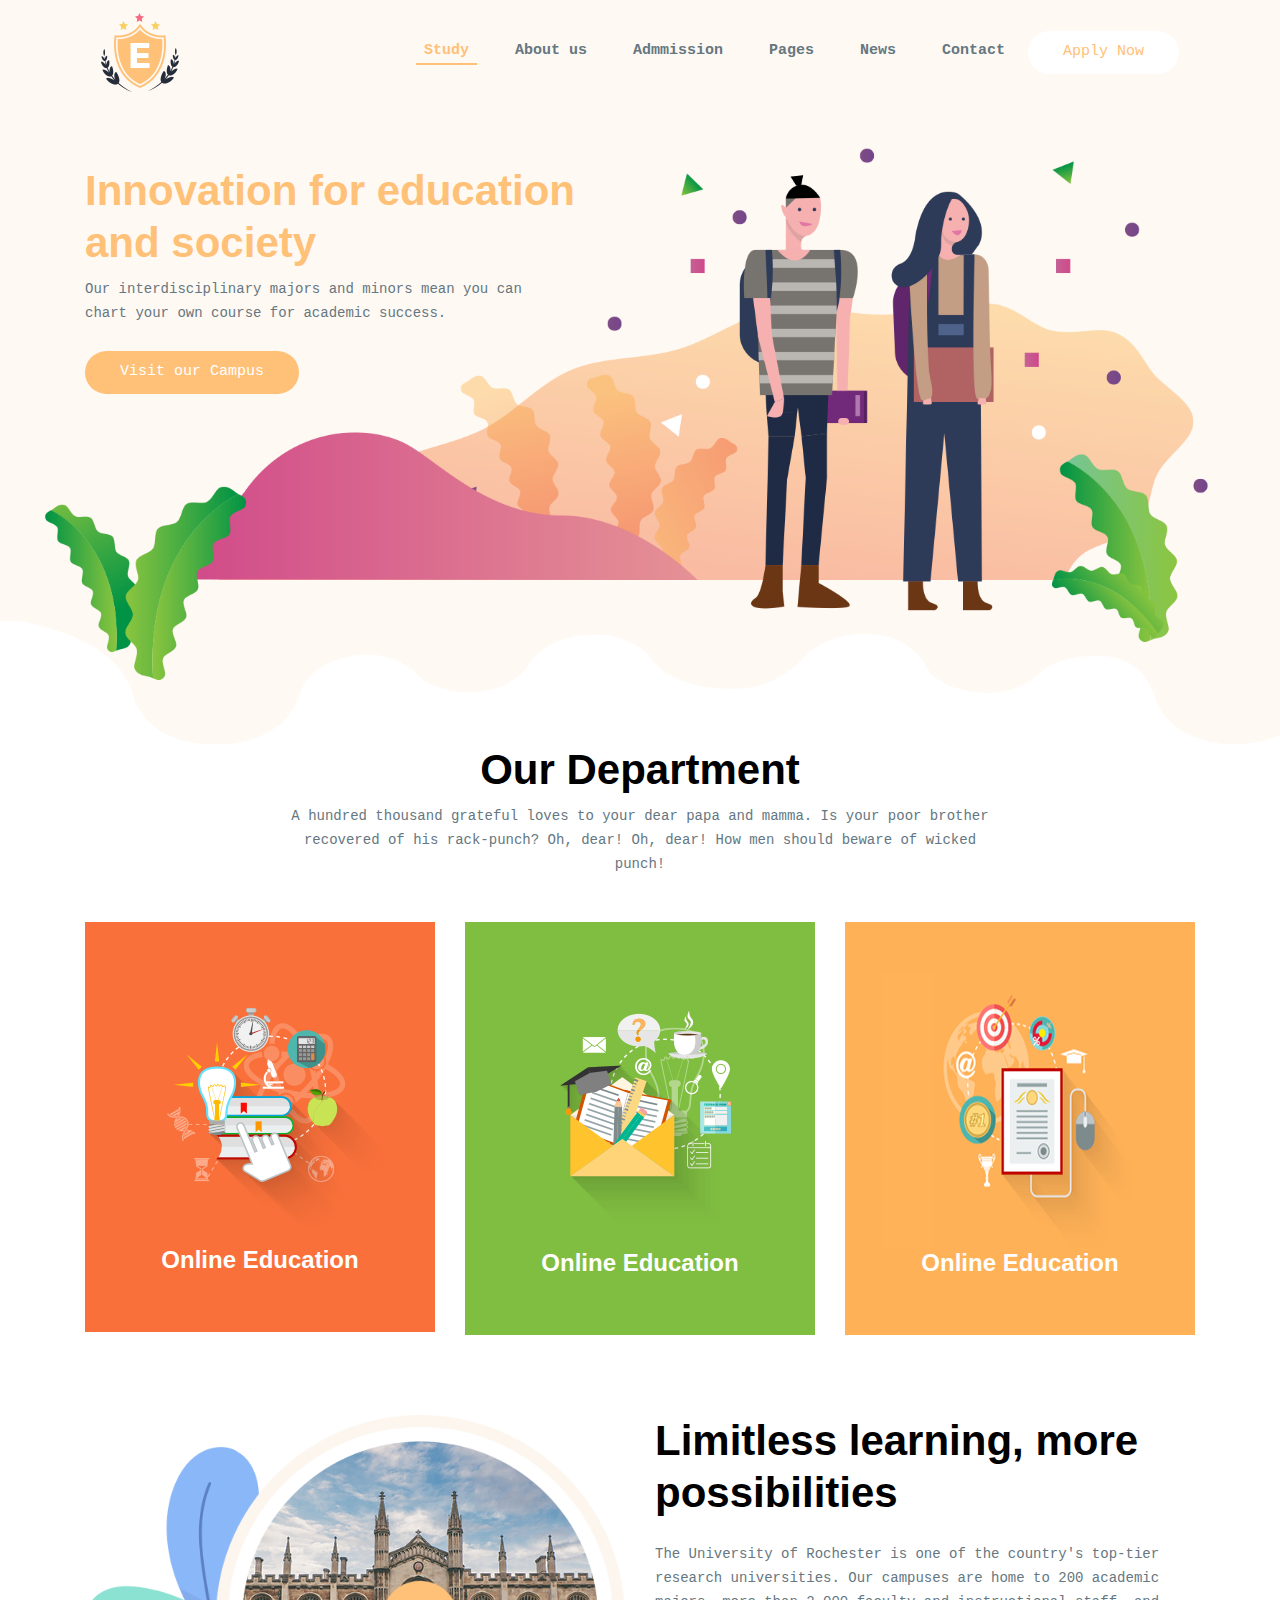
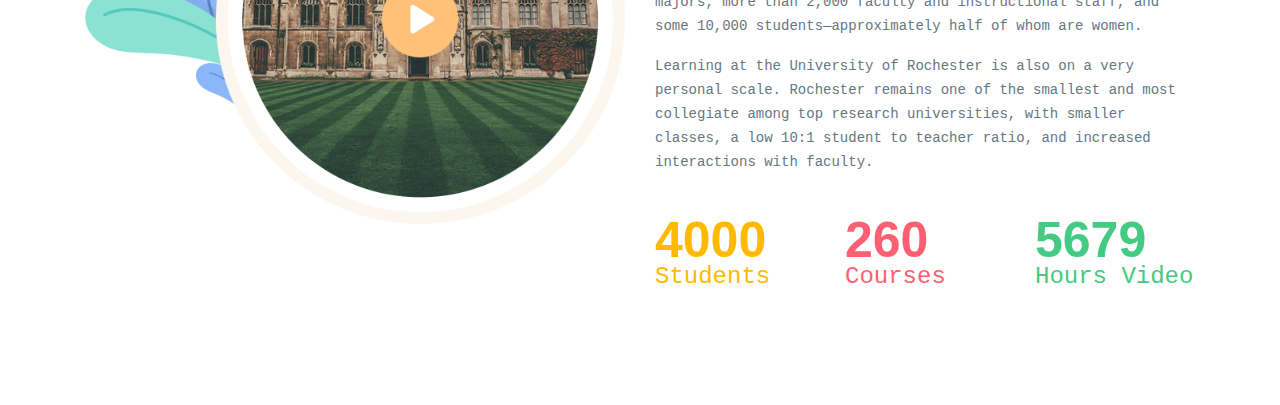
<file: Class 15/index.html>
<!doctype html>
<html lang="en">
  <head>
    <!-- Required meta tags -->
    <meta charset="utf-8">
    <meta name="viewport" content="width=device-width, initial-scale=1, shrink-to-fit=no">

    <!-- Bootstrap CSS -->
    <link rel="stylesheet" href="css/bootstrap.min.css">
    <!--style.css CSS -->
    <link rel="stylesheet" href="css/style.css">
    <!-- font-awesome.min CSS -->
    <link rel="stylesheet" href="css/font-awesome.min.css">
    

    <title>EDUMODU</title>
  </head>
  <body>
    <header class="header-section">
      <div class="menu">
        <div class="container">
          <nav class="navbar navbar-expand-lg navbar-light bg-light">
            <a class="navbar-brand" href="index.html">
              <img src="images/logo.png" alt="">
            </a>
            <button class="navbar-toggler" type="button" data-toggle="collapse" data-target="#navbarSupportedContent" aria-controls="navbarSupportedContent" aria-expanded="false" aria-label="Toggle navigation">
                <span class="navbar-toggler-icon"></span>
            </button>

            <div class="collapse navbar-collapse" id="navbarSupportedContent">
              <ul class="navbar-nav ml-auto">
                  <li class="nav-item active">
                    <a class="nav-link" href="#">Study<span class="sr-only">(current)</span></a>
                  </li>
                  <li class="nav-item">
                    <a class="nav-link" href="#">About us</a>
                  </li>
                  <li class="nav-item">
                    <a class="nav-link" href="#">Admmission</a>
                  </li>
                  <li class="nav-item">
                    <a class="nav-link" href="#"> Pages</a>
                  </li>
                  <li class="nav-item">
                    <a class="nav-link" href="#">News</a>
                  </li>
                  <li class="nav-item">
                    <a class="nav-link" href="#">Contact</a>
                  </li>
                  <li class="nav-item">
                    <a class=" btn btn-info" href="#">Apply Now</a>
                  </li>
                </ul>
            </div>
          </nav>
        </div>
      </div>
      <div class="banner">
        <div class="container">
          <div class="row">
            <div class="col-md-12">
              <div class="banner-inner">
                <h1>Innovation for education <br/> and society</h1>
                <p>Our interdisciplinary majors and minors mean you can <br/>chart your own course for academic success.</p>
                <a href="#" class="btn btn-info">Visit our Campus </a>
              </div>
            </div>
          </div>
        </div>
      </div>
    </header> 

    <!-- Feature section start -->
    <section class="feature-section">
      <div class="container">
        <div class="row">
          <div class="col-md-12">
            <div class="title">
              <h1>Our Department</h1>
              <p>A hundred thousand grateful loves to your dear papa and mamma. Is your poor brother<br/> recovered of his rack-punch? Oh, dear! Oh, dear! How men should beware of wicked<br/> punch!</p>
            </div>
          </div>
        </div>
        <div class="row">
          <div class="col-md-4">
            <div class="service-inner bg-1">
              <img src="images/s1.png" alt="">
              <h4>Online Education</h4>
            </div>
          </div>

          <div class="col-md-4">
            <div class="service-inner bg-2">
              <img src="images/s2.png" alt="">
              <h4>Online Education</h4>
            </div>
          </div>

          <div class="col-md-4">
            <div class="service-inner bg-3">
              <img src="images/s3.png" alt="">
              <h4>Online Education</h4>
            </div>
          </div>

        </div>
      </div>
    </section>

    <!-- Limitless section start -->
    <section class="limitless">
      <div class="container">
        <div class="row">
          <div class="col-md-6">
            <div class="inner-img">
              <img src="images/li.png" alt="" class="img-fluid">
            </div>
          </div>

          <div class="col-md-6">
            <div class="inner-text">
              <h2>Limitless learning, more<br/>possibilities</h2>
              <p>The University of Rochester is one of the country's top-tier research universities. Our campuses are home to 200 academic majors, more than 2,000 faculty and instructional staff, and some 10,000 students—approximately half of whom are women.</p>
              
              <p>Learning at the University of Rochester is also on a very personal scale. Rochester remains one of the smallest and most collegiate among top research universities, with smaller classes, a low 10:1 student to teacher ratio, and increased interactions with faculty.</p>


              <div class="row">
                <div class="col-sm-4">
                  <div class="students">
                    <h1>4000</h1>
                    <p>Students</p>
                  </div>
                </div>
                <div class="col-sm-4">
                  <div class="courses">
                    <h1>260</h1>
                    <p>Courses</p>
                  </div>
                </div>
                <div class="col-sm-4">
                  <div class="hours">
                    <h1>5679</h1>
                    <p>Hours Video</p>
                  </div>
                </div>
              </div>
            </div>
          </div>
        </div>
      </div>
    </section>

    <!-- Optional JavaScript -->
    <!-- jQuery first, then Popper.js, then Bootstrap JS -->
    <script src="https://code.jquery.com/jquery-3.5.1.slim.min.js"></script>
    <script src="https://cdn.jsdelivr.net/npm/popper.js@1.16.1/dist/umd/popper.min.js"></script>
    <script src="js/bootstrap.min.js" ></script>
  </body>
</html>
</file>
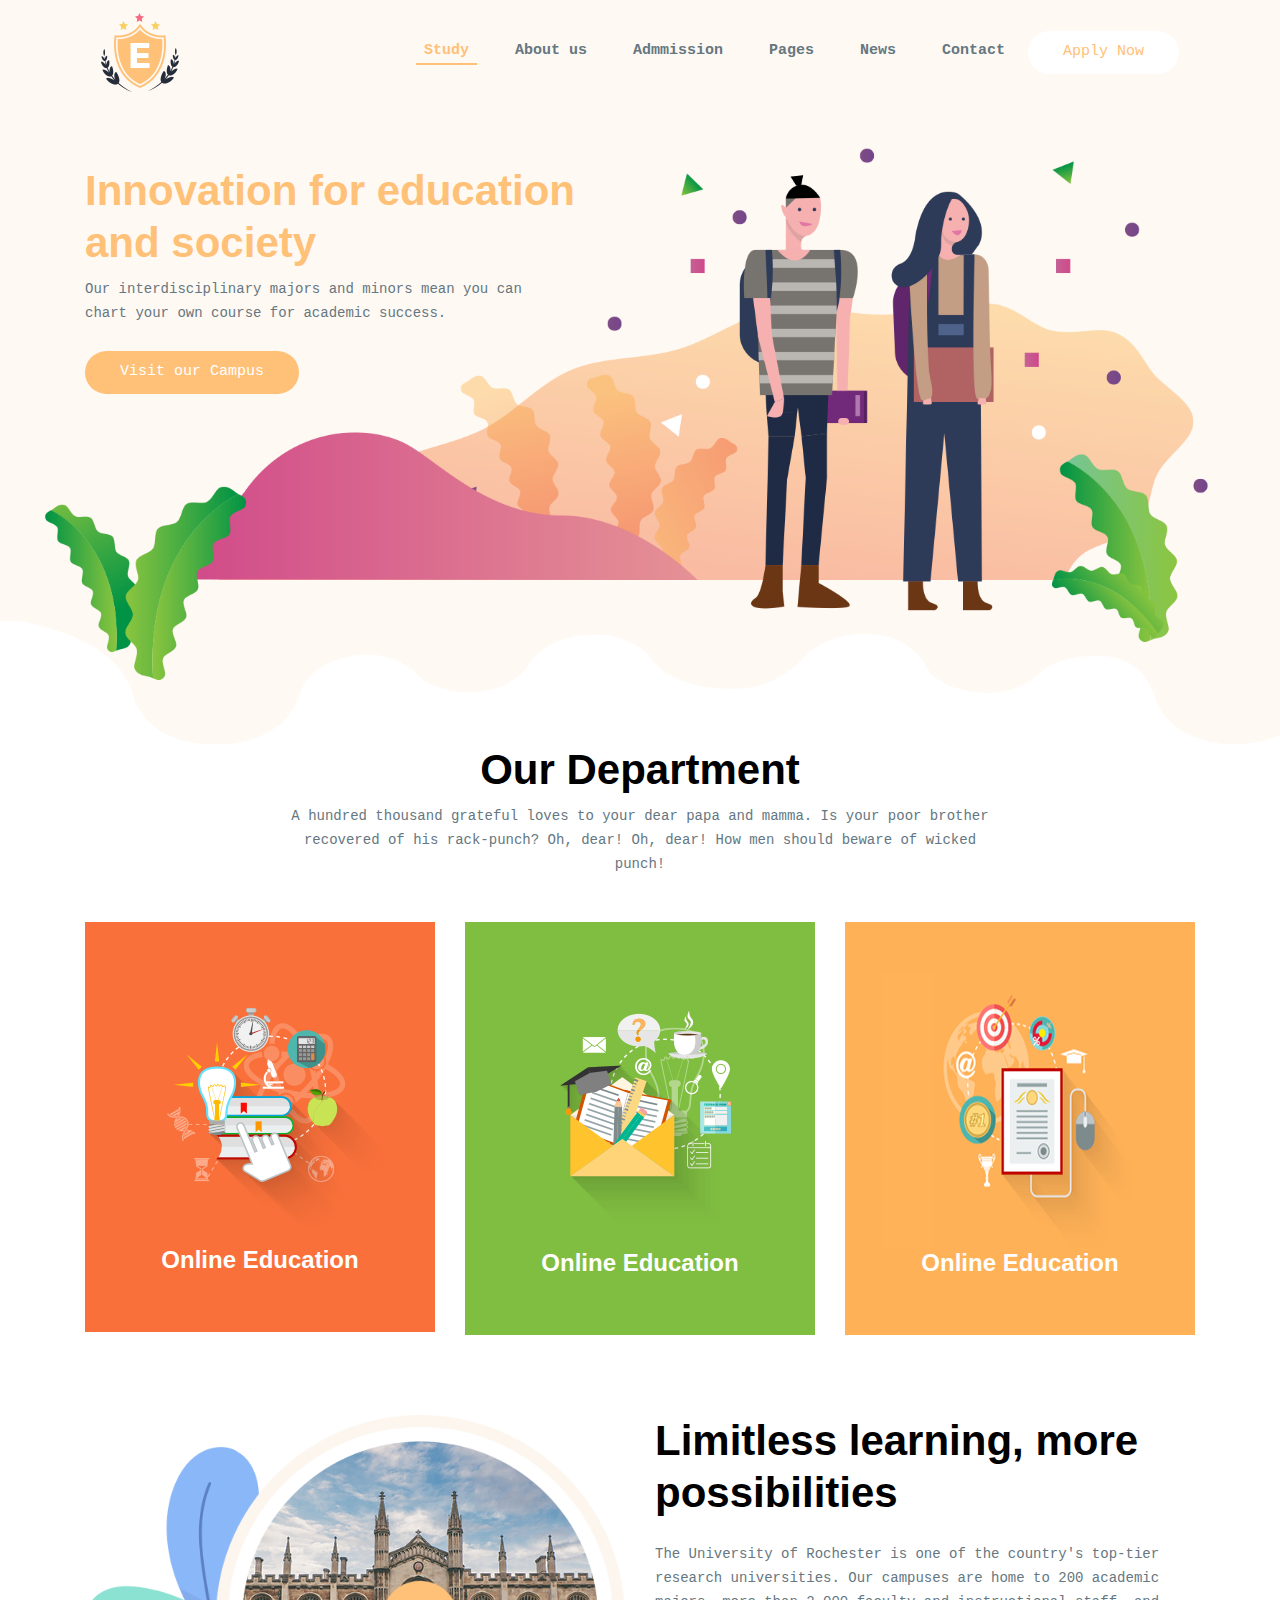
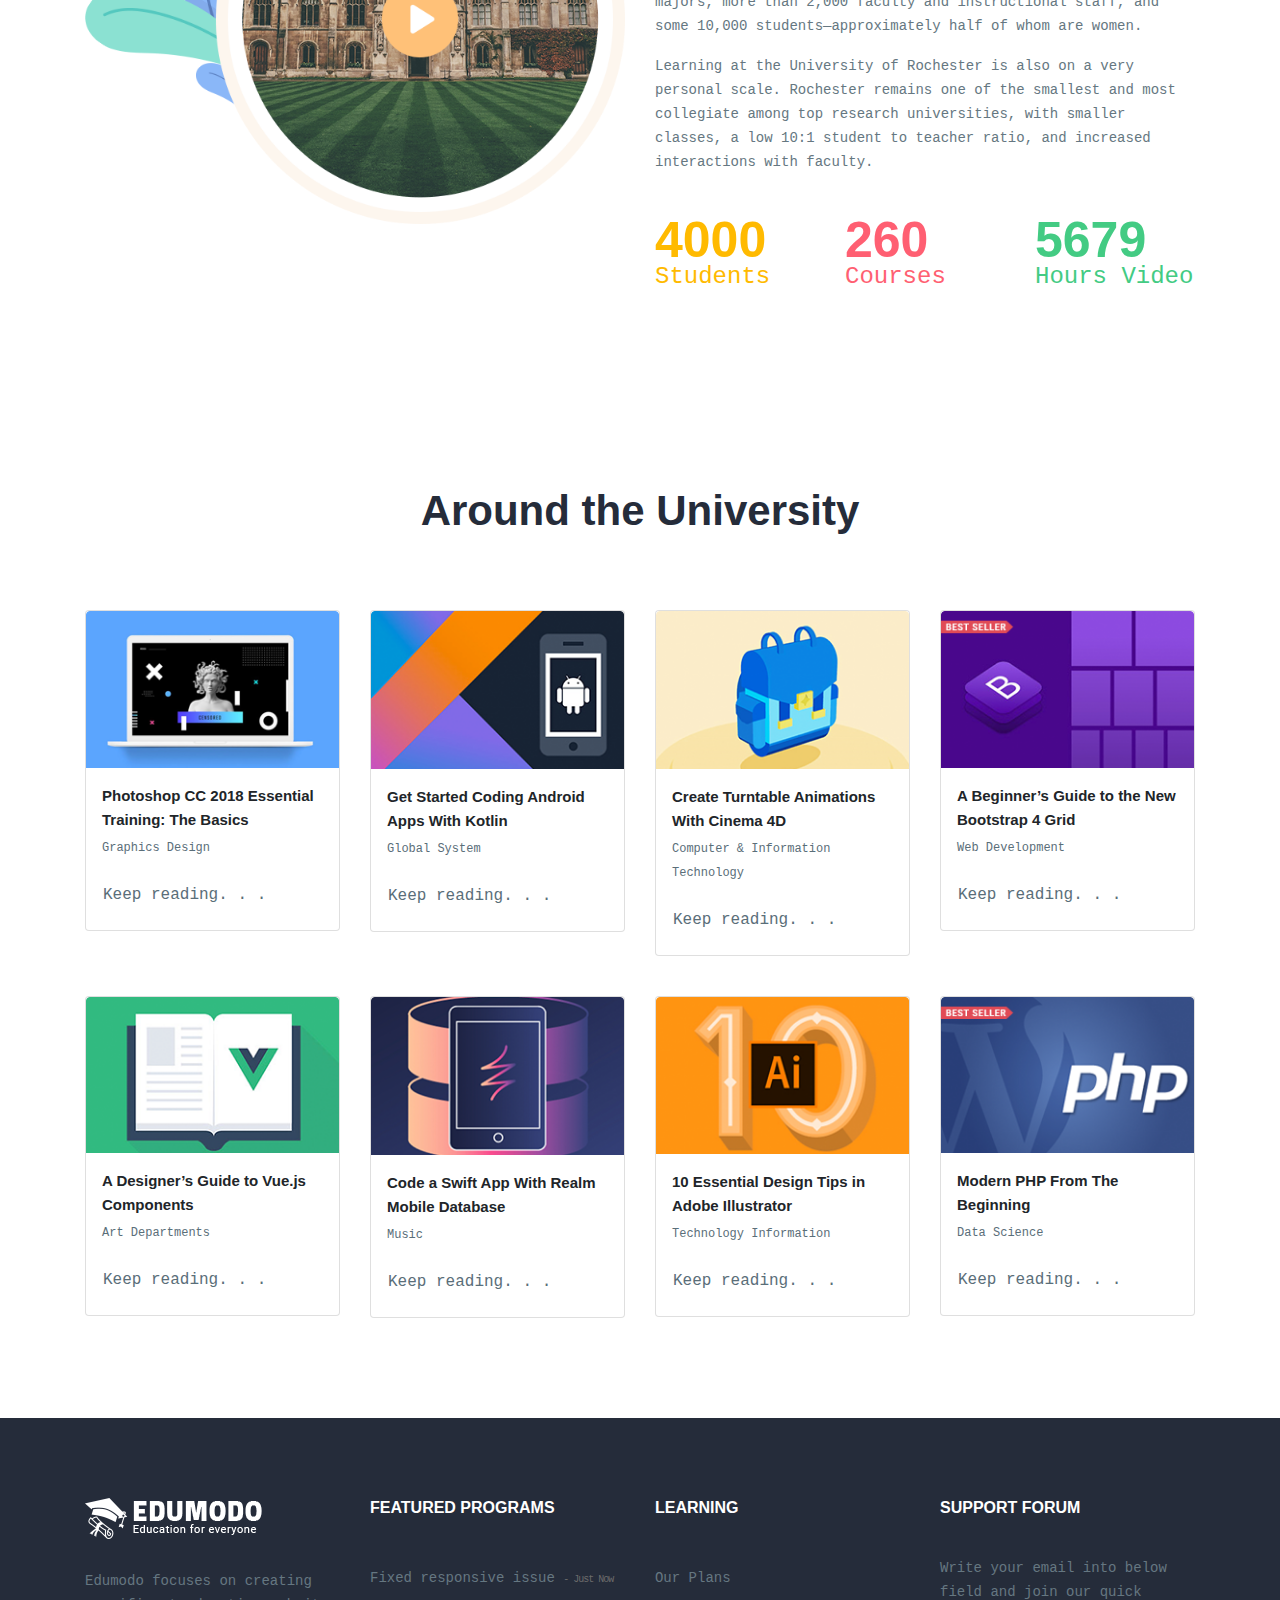
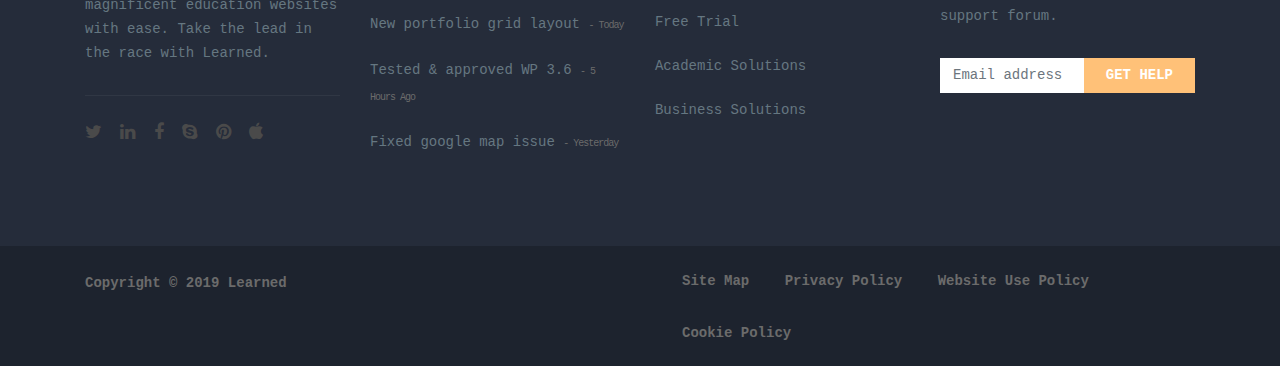
<file: Class 16/index.html>
<!doctype html>
<html lang="en">
  <head>
    <!-- Required meta tags -->
    <meta charset="utf-8">
    <meta name="viewport" content="width=device-width, initial-scale=1, shrink-to-fit=no">

    <!-- Bootstrap CSS -->
    <link rel="stylesheet" href="css/bootstrap.min.css">
    <!--style.css CSS -->
    <link rel="stylesheet" href="css/style.css">
    <!-- font-awesome.min CSS -->
    <link rel="stylesheet" href="css/font-awesome.min.css">
    

    <title>EDUMODU</title>
  </head>
  <body>
    <header class="header-section">
      <div class="menu">
        <div class="container">
          <nav class="navbar navbar-expand-lg navbar-light bg-light">
            <a class="navbar-brand" href="index.html">
              <img src="images/logo.png" alt="">
            </a>
            <button class="navbar-toggler" type="button" data-toggle="collapse" data-target="#navbarSupportedContent" aria-controls="navbarSupportedContent" aria-expanded="false" aria-label="Toggle navigation">
                <span class="navbar-toggler-icon"></span>
            </button>

            <div class="collapse navbar-collapse" id="navbarSupportedContent">
              <ul class="navbar-nav ml-auto">
                  <li class="nav-item active">
                    <a class="nav-link" href="#">Study<span class="sr-only">(current)</span></a>
                  </li>
                  <li class="nav-item">
                    <a class="nav-link" href="#">About us</a>
                  </li>
                  <li class="nav-item">
                    <a class="nav-link" href="#">Admmission</a>
                  </li>
                  <li class="nav-item">
                    <a class="nav-link" href="#"> Pages</a>
                  </li>
                  <li class="nav-item">
                    <a class="nav-link" href="#">News</a>
                  </li>
                  <li class="nav-item">
                    <a class="nav-link" href="#">Contact</a>
                  </li>
                  <li class="nav-item">
                    <a class=" btn btn-info" href="#">Apply Now</a>
                  </li>
                </ul>
            </div>
          </nav>
        </div>
      </div>
      <div class="banner">
        <div class="container">
          <div class="row">
            <div class="col-md-12">
              <div class="banner-inner">
                <h1>Innovation for education <br/> and society</h1>
                <p>Our interdisciplinary majors and minors mean you can <br/>chart your own course for academic success.</p>
                <a href="#" class="btn btn-info">Visit our Campus </a>
              </div>
            </div>
          </div>
        </div>
      </div>
    </header> 

    <!-- Feature section start -->
    <section class="feature-section">
      <div class="container">
        <div class="row">
          <div class="col-md-12">
            <div class="title">
              <h1>Our Department</h1>
              <p>A hundred thousand grateful loves to your dear papa and mamma. Is your poor brother<br/> recovered of his rack-punch? Oh, dear! Oh, dear! How men should beware of wicked<br/> punch!</p>
            </div>
          </div>
        </div>
        <div class="row">
          <div class="col-md-4">
            <div class="service-inner bg-1">
              <img src="images/s1.png" alt="">
              <h4>Online Education</h4>
            </div>
          </div>

          <div class="col-md-4">
            <div class="service-inner bg-2">
              <img src="images/s2.png" alt="">
              <h4>Online Education</h4>
            </div>
          </div>

          <div class="col-md-4">
            <div class="service-inner bg-3">
              <img src="images/s3.png" alt="">
              <h4>Online Education</h4>
            </div>
          </div>

        </div>
      </div>
    </section>

    <!-- Limitless section start -->
    <section class="limitless">
      <div class="container">
        <div class="row">
          <div class="col-md-6">
            <div class="inner-img">
              <img src="images/li.png" alt="" class="img-fluid">
            </div>
          </div>

          <div class="col-md-6">
            <div class="inner-text">
              <h2>Limitless learning, more<br/>possibilities</h2>
              <p>The University of Rochester is one of the country's top-tier research universities. Our campuses are home to 200 academic majors, more than 2,000 faculty and instructional staff, and some 10,000 students—approximately half of whom are women.</p>
              
              <p>Learning at the University of Rochester is also on a very personal scale. Rochester remains one of the smallest and most collegiate among top research universities, with smaller classes, a low 10:1 student to teacher ratio, and increased interactions with faculty.</p>


              <div class="row">
                <div class="col-sm-4">
                  <div class="students">
                    <h1>4000</h1>
                    <p>Students</p>
                  </div>
                </div>
                <div class="col-sm-4">
                  <div class="courses">
                    <h1>260</h1>
                    <p>Courses</p>
                  </div>
                </div>
                <div class="col-sm-4">
                  <div class="hours">
                    <h1>5679</h1>
                    <p>Hours Video</p>
                  </div>
                </div>
              </div>
            </div>
          </div>
        </div>
      </div>
    </section>

    <!-- Around Section Start -->

    <section class="around">
        <div class="container">
            <div class="row">
                <div class="col-md-12">
                    <div class="title">
                        <h1> Around the University </h1>
                    </div>
                </div>
            </div>
            <div class="row">
                <div class="col-md-3">
                    <div class="card">
                        <img src="images/1.png" class="card-img-top" alt="...">
                        <div class="card-body">
                            <h5 class="card-title">Photoshop CC 2018 Essential
                                Training: The Basics</h5>
                            <p class="card-text">Graphics Design</p>
                            <a href="#" class="btn btn-link">Keep reading. . .</a>
                        </div>
                    </div>
                </div>

                <div class="col-md-3">
                    <div class="card">
                        <img src="images/2.png" class="card-img-top" alt="...">
                        <div class="card-body">
                            <h5 class="card-title">Get Started Coding Android
                                Apps With Kotlin</h5>
                            <p class="card-text">Global System</p>
                            <a href="#" class="btn btn-link">Keep reading. . .</a>
                        </div>
                    </div>
                </div>

                <div class="col-md-3">
                    <div class="card">
                        <img src="images/3.png" class="card-img-top" alt="...">
                        <div class="card-body">
                            <h5 class="card-title">Create Turntable Animations
                                With Cinema 4D</h5>
                            <p class="card-text">Computer & Information Technology</p>
                            <a href="#" class="btn btn-link">Keep reading. . .</a>
                        </div>
                    </div>
                </div>

                <div class="col-md-3">
                    <div class="card">
                        <img src="images/4.png" class="card-img-top" alt="...">
                        <div class="card-body">
                            <h5 class="card-title">A Beginner’s Guide to the
                                New Bootstrap 4 Grid</h5>
                            <p class="card-text">Web Development</p>
                            <a href="#" class="btn btn-link">Keep reading. . .</a>
                        </div>
                    </div>
                </div>
            </div>

            <div class="row">
                <div class="col-md-3">
                    <div class="card">
                        <img src="images/5.png" class="card-img-top" alt="...">
                        <div class="card-body">
                            <h5 class="card-title">A Designer’s Guide to Vue.js
                                Components</h5>
                            <p class="card-text">Art Departments</p>
                            <a href="#" class="btn btn-link">Keep reading. . .</a>
                        </div>
                    </div>
                </div>

                <div class="col-md-3">
                    <div class="card">
                        <img src="images/6.png" class="card-img-top" alt="...">
                        <div class="card-body">
                            <h5 class="card-title">Code a Swift App With Realm
                                Mobile Database</h5>
                            <p class="card-text">Music</p>
                            <a href="#" class="btn btn-link">Keep reading. . .</a>
                        </div>
                    </div>
                </div>

                <div class="col-md-3">
                    <div class="card">
                        <img src="images/7.png" class="card-img-top" alt="...">
                        <div class="card-body">
                            <h5 class="card-title">10 Essential Design Tips in
                                Adobe Illustrator</h5>
                            <p class="card-text">Technology Information</p>
                            <a href="#" class="btn btn-link">Keep reading. . .</a>
                        </div>
                    </div>
                </div>

                <div class="col-md-3">
                    <div class="card">
                        <img src="images/8.png" class="card-img-top" alt="...">
                        <div class="card-body">
                            <h5 class="card-title">Modern PHP From The <br>
                                Beginning</h5>
                            <p class="card-text">Data Science</p>
                            <a href="#" class="btn btn-link">Keep reading. . .</a>
                        </div>
                    </div>
                </div>
            </div>
        </div>
    </section>

    <!-- Around Section End -->
    <!-- Footer section Start -->

    <footer class="footer-section">
        <div class="top-widget">
            <div class="container">
                <div class="row">
                    <div class="col-md-9">
                        <div class="row">
                            <div class="col-sm-4">
                                <div class="inner-widget">
                                    <img src="images/edu.png" alt="">
                                    <p>Edumodo focuses on creating magnificent education websites with ease. Take the
                                        lead in the race with Learned. </p>
                                    <div class="divider"></div>
                                    <ul class="social-icon">
                                        <li>
                                            <a href="#">
                                                <i class="fa fa-twitter"></i>
                                            </a>
                                        </li>
                                        <li>
                                            <a href="#">
                                                <i class="fa fa-linkedin"></i>
                                            </a>
                                        </li>
                                        <li>
                                            <a href="#">
                                                <i class="fa fa-facebook"></i>
                                            </a>
                                        </li>
                                        <li>
                                            <a href="#">
                                                <i class="fa fa-skype"></i>
                                            </a>
                                        </li>
                                        <li>
                                            <a href="#">
                                                <i class="fa fa-pinterest"></i>
                                            </a>
                                        </li>
                                        <li>
                                            <a href="#">
                                                <i class="fa fa-apple"></i>
                                            </a>
                                        </li>
                                    </ul>
                                </div>
                            </div>

                            <div class="col-sm-4">
                                <div class="inner-widget">
                                    <h4>FEATURED PROGRAMS</h4>
                                    <ul class="list-group">
                                        <li class="list-group-item">Fixed responsive issue <span>- Just Now</span></li>
                                        <li class="list-group-item">New portfolio grid layout <span>- Today</span></li>
                                        <li class="list-group-item">Tested & approved WP 3.6 <span>- 5 Hours Ago</span></li>
                                        <li class="list-group-item">Fixed google map issue <span>- Yesterday</span></li>

                                    </ul>
                                </div>
                            </div>

                            <div class="col-sm-4">
                                <div class="inner-widget">
                                    <h4>Learning</h4>
                                    <ul class="list-group">
                                        <li class="list-group-item"><a href="">Our Plans</a></li>
                                        <li class="list-group-item"><a href="">Free Trial</a></li>
                                        <li class="list-group-item"><a href="">Academic Solutions</a></li>
                                        <li class="list-group-item"><a href="">Business Solutions</a></li>

                                    </ul>
                                </div>
                            </div>
                        </div>
                    </div>
                    <div class="col-md-3">
                        <div class="inner-widget">
                            <h4>Support Forum</h4>
                            <p>Write your email into below field and join our quick support forum.
                            </p>
                            <form class="form">
                                <div class="form-group mb-2">
                                    <input type="Email address" class="form-control" placeholder="Email address">
                                </div>
                                <div class="btn-position">
                                    <button type="submit" class="btn btn-primary mb-2">GET HELP</button>
                                </div>
                            </form>
                        </div>
                    </div>
                </div>
            </div>
        </div>

        <div class="bottom-widget">
            <div class="container">
                <div class="row">
                    <div class="col-md-6">
                        <div class="copyright">
                            <p>Copyright © 2019 Learned</p>
                        </div>
                    </div>
                    <div class="col-md-6">
                        <div class="menu">
                            <ul class="list">
                                <li>
                                    <a href="#">Site Map</a>
                                </li>
                                <li> 
                                    <a href="#">Privacy Policy </a>
                                </li>
                                <li>
                                    <a href="#">Website Use Policy</a>
                                </li>
                                <li>
                                    <a href="#">Cookie Policy</a>
                                </li>
                            </ul>
                        </div>
                    </div>
                </div>
            </div>
        </div>
    </footer>
    <!-- Footer section End -->

    <!-- Optional JavaScript -->
    <!-- jQuery first, then Popper.js, then Bootstrap JS -->
    <script src="https://code.jquery.com/jquery-3.5.1.slim.min.js"></script>
    <script src="https://cdn.jsdelivr.net/npm/popper.js@1.16.1/dist/umd/popper.min.js"></script>
    <script src="js/bootstrap.min.js" ></script>
  </body>
</html>
</file>
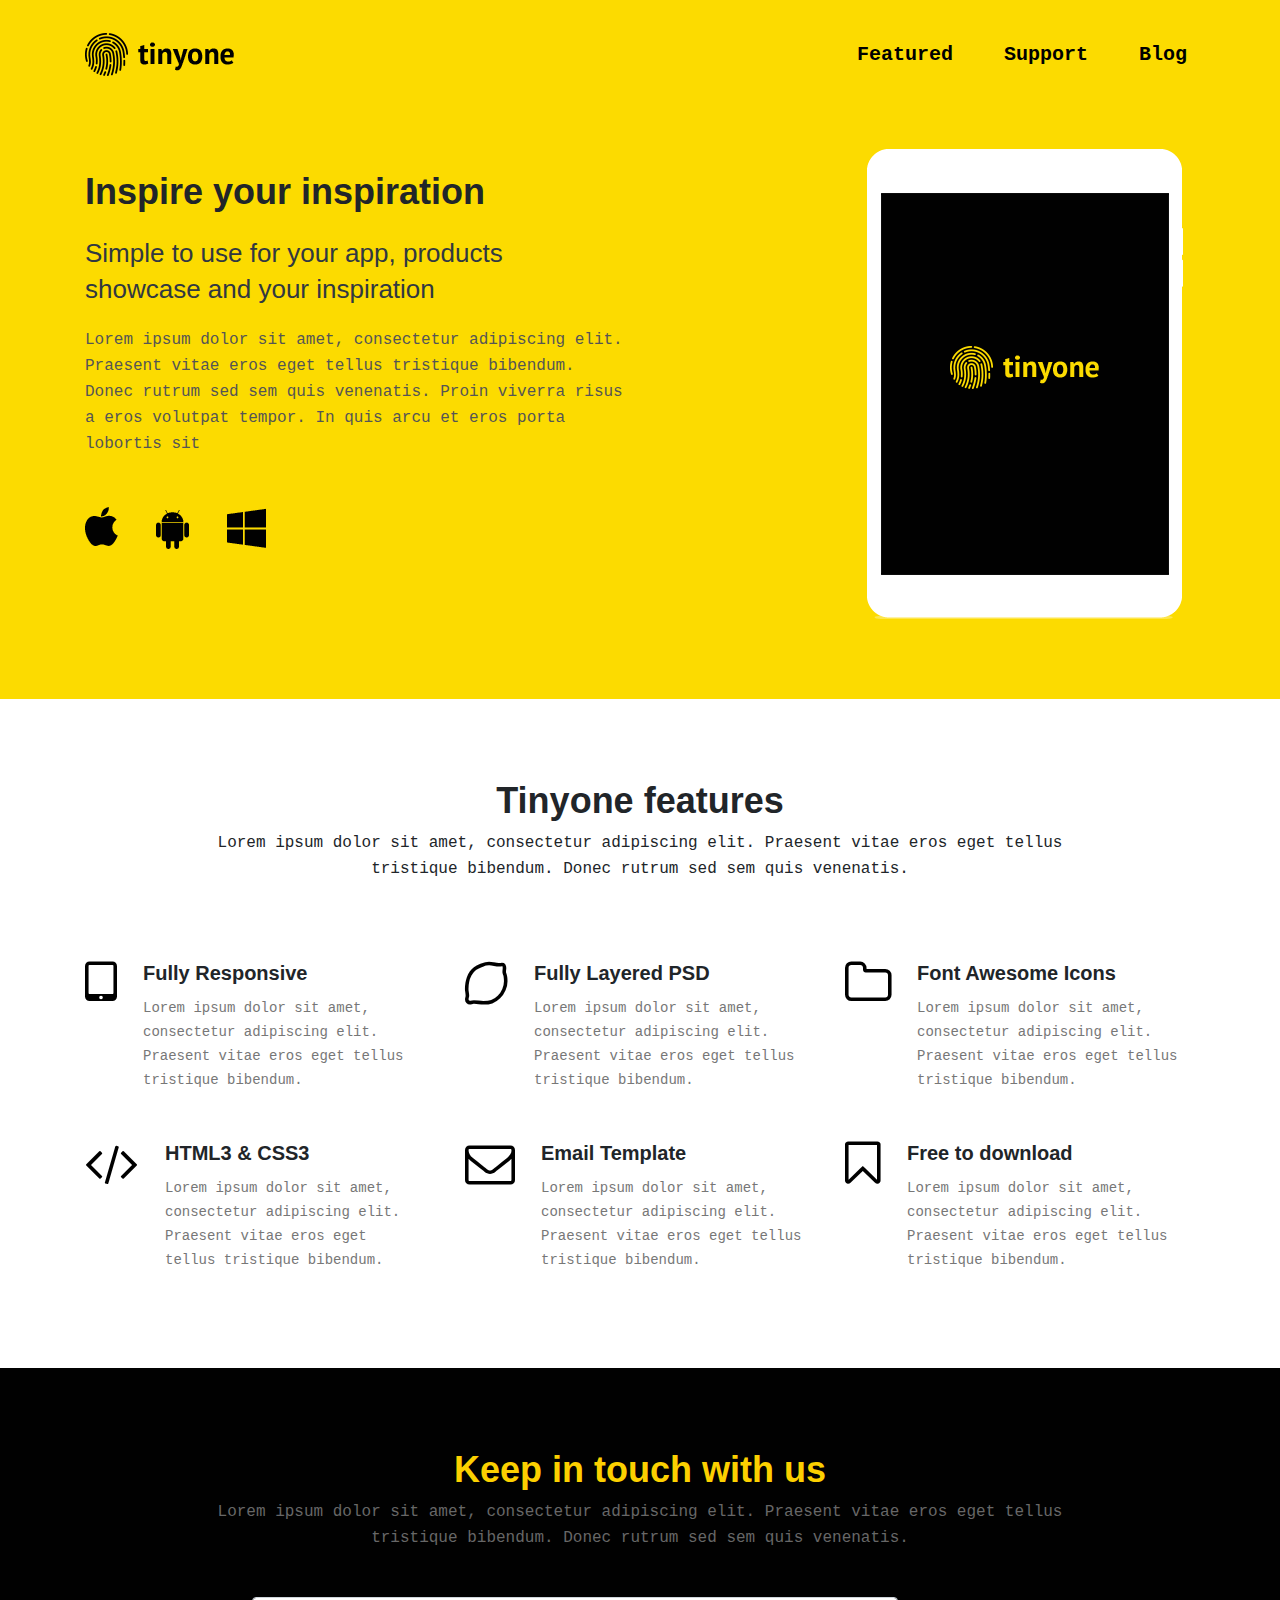
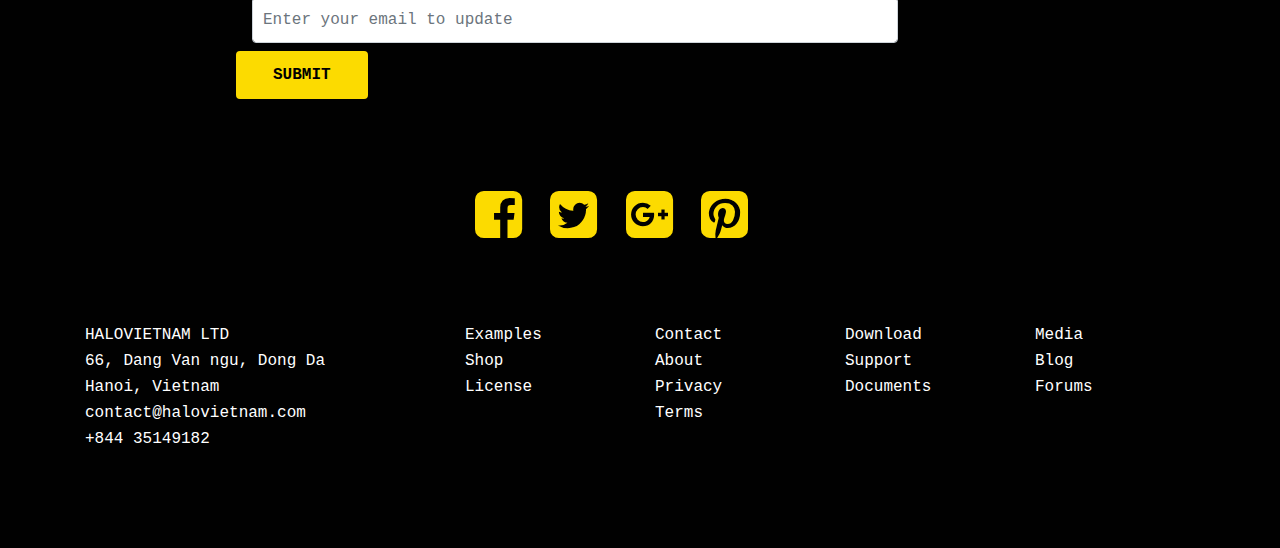
<file: Class 17 Responsive/index.html>
<!DOCTYPE html>
<html lang="en">
  <head>
    <!-- Required meta tags -->
    <meta charset="utf-8">
    <meta name="viewport" content="width=device-width, initial-scale=1, shrink-to-fit=no">

    <!-- Bootstrap CSS -->
    <link rel="stylesheet" href="css/bootstrap.min.css">
    <!-- font-awesome.min.css CSS -->
    <link rel="stylesheet" href="css/font-awesome.min.css">
    <!-- style.css CSS -->
    <link rel="stylesheet" href="css/style.css">


    <title>Tinyone |Home</title>
  </head>
  <body>
    <header class="header-section">
        <nav class="navbar navbar-expand-lg navbar-light bg-light">
            <div class="container">
                <a class="navbar-brand" href="#">
                    <img src="images/logo.png" alt="">
                </a>
                <button class="navbar-toggler" type="button" data-toggle="collapse" data-target="#navbarSupportedContent" aria-controls="navbarSupportedContent" aria-expanded="false" aria-label="Toggle navigation">
                    <span class="navbar-toggler-icon"></span>
                </button>

                <div class="collapse navbar-collapse" id="navbarSupportedContent">
                    <ul class="navbar-nav ml-auto">
                        <li class="nav-item active">
                            <a class="nav-link" href="#">Featured <span class="sr-only">(current)</span></a>
                        </li>
                        <li class="nav-item">
                            <a class="nav-link" href="#">Support</a>
                        </li>
                        <li class="nav-item">
                            <a class="nav-link" href="#">Blog</a>
                        </li>
                    </ul>
                </div> 
            </div>
        </nav>

        <div class="banner">
            <div class="container">
                <div class="row">
                    <div class="col-md-6">
                        <div class="text-inner">
                            <h1>Inspire your inspiration</h1>
                            <h5>Simple to use for your app, products showcase and your inspiration</h5>
                            <p>Lorem ipsum dolor sit amet, consectetur adipiscing elit. Praesent vitae eros eget tellus tristique bibendum. Donec rutrum sed sem quis venenatis. Proin viverra risus a eros volutpat tempor. In quis arcu et eros porta lobortis sit </p>
                            <img src="images/store.png" alt="" class="inner-img">
                        </div>
                    </div>
                    <div class="col-md-6 text-center">
                        <img src="images/ipad.png" alt="" class="img-fluid">
                    </div>
                </div>
            </div>
        </div>
    </header>
    <!-- Feature section start here  -->
    <section class="feature">
        <div class="container">
            <div class="row">
                <div class="col-md-12">
                    <div class="title">
                        <h1>Tinyone features</h1>
                        <p>Lorem ipsum dolor sit amet, consectetur adipiscing elit. Praesent vitae eros eget tellus<br/> tristique bibendum. Donec rutrum sed sem quis venenatis.</p>
                    </div>
                </div>
            </div>
            <div class="row">
                <div class="col-md-4">
                    <div class="feature-inner">
                        <div class="media">
                            <i class="fa fa-tablet mr-3" alt="..."></i>
                            <div class="media-body">
                                <h5 class="mt-0">Fully Responsive</h5>
                                <p>Lorem ipsum dolor sit amet, consectetur adipiscing elit. Praesent vitae eros eget tellus tristique bibendum.</p>
                            </div>
                        </div>
                    </div>
                </div>
                <div class="col-md-4">
                    <div class="feature-inner">
                        <div class="media">
                            <i class="fa fa-lemon-o mr-3" alt="..."></i>
                            <div class="media-body">
                                <h5 class="mt-0">Fully Layered PSD</h5>
                                <p>Lorem ipsum dolor sit amet, consectetur adipiscing elit. Praesent vitae eros eget tellus tristique bibendum.</p>
                            </div>
                        </div>
                    </div>
                </div>
                <div class="col-md-4">
                    <div class="feature-inner">
                        <div class="media">
                            <i class="fa fa-folder-o mr-3" alt="..."></i>
                            <div class="media-body">
                                <h5 class="mt-0">Font Awesome Icons</h5>
                                <p>Lorem ipsum dolor sit amet, consectetur adipiscing elit. Praesent vitae eros eget tellus tristique bibendum.</p>
                            </div>
                        </div>
                    </div>
                </div>
            </div>

            <div class="row">
                <div class="col-md-4">
                    <div class="feature-inner">
                        <div class="media">
                            <i class="fa fa-code mr-3" alt="..."></i>
                            <div class="media-body">
                                <h5 class="mt-0">HTML3 & CSS3 </h5>
                                <p>Lorem ipsum dolor sit amet, consectetur adipiscing elit. Praesent vitae eros eget tellus tristique bibendum.</p>
                            </div>
                        </div>
                    </div>
                </div>
                <div class="col-md-4">
                    <div class="feature-inner">
                        <div class="media">
                            <i class="fa fa-envelope-o mr-3" alt="..."></i>
                            <div class="media-body">
                                <h5 class="mt-0">Email Template</h5>
                                <p>Lorem ipsum dolor sit amet, consectetur adipiscing elit. Praesent vitae eros eget tellus tristique bibendum.</p>
                            </div>
                        </div>
                    </div>
                </div>
                <div class="col-md-4">
                    <div class="feature-inner">
                        <div class="media">
                            <i class="fa fa-bookmark-o mr-3" alt="..."></i>
                            <div class="media-body">
                                <h5 class="mt-0">Free to download</h5>
                                <p>Lorem ipsum dolor sit amet, consectetur adipiscing elit. Praesent vitae eros eget tellus tristique bibendum.</p>
                            </div>
                        </div>
                    </div>
                </div>
            </div>
        </div>
    </section>
    <!-- Feature section end here  -->

    <!--Footer section start  -->
    <footer class="footer-section">
        <div class="container">
            <div class="row">
                <div class="col-md-12">
                    <div class="top-footer">
                        <div class="title">
                            <h1>Keep in touch with us</h1>
                            <p>Lorem ipsum dolor sit amet, consectetur adipiscing elit. Praesent vitae eros eget tellus<br/> tristique bibendum. Donec rutrum sed sem quis venenatis.</p>
                        </div>
                    </div>
                </div>
                <div class="col-md-10 offset-md-1">
                    <form class="form-inline">
                        <div class="form-group mx-sm-3 mb-2">
                            <input type="email" class="form-control" id="inputPassword2" placeholder="Enter your email to update">
                        </div>
                        <button type="submit" class="btn btn-primary mb-2">Submit</button>
                    </form>
                </div>
            </div>
            <div class="row">
                <div class="col-md-8 offset-md-4">
                    <div class="social-img">
                        <i class="fa fa-facebook-square"></i>
                        <i class="fa fa-twitter-square"></i>
                        <i class="fa fa-google-plus-square"></i>
                        <i class="fa fa-pinterest-square"></i>
                    </div>
                </div>
            </div>
            <div class="row">
                <div class="col-md-4">
                    <div class="address">
                        <p>HALOVIETNAM LTD<br/>66, Dang Van ngu, Dong Da<br/>Hanoi, Vietnam<br/>contact@halovietnam.com<br/>+844 35149182</p>
                    </div>
                </div>
                
                <div class="col-md-2">
                    <ul class="list">
                        <li ><a href="#">Examples</a></li>
                        <li ><a href="#">Shop</a></li>
                        <li ><a href="#">License</a></li>
                    </ul>
                </div>
                <div class="col-md-2">
                    <ul class="list">
                        <li ><a href="#">Contact</a></li>
                        <li ><a href="#">About</a></li>
                        <li ><a href="#">Privacy</a></li>
                        <li ><a href="#">Terms</a></li>
                    </ul>
                </div>
                <div class="col-md-2">
                    <ul class="list">
                        <li ><a href="#">Download</a></li>
                        <li ><a href="#">Support</a></li>
                        <li ><a href="#">Documents</a></li>
                    </ul>
                </div>
                <div class="col-md-2">
                    <ul class="list">
                        <li ><a href="#">Media</a></li>
                        <li ><a href="#">Blog</a></li>
                        <li ><a href="#">Forums</a></li>
                    </ul>
                </div>  
            </div>
        </div> 
    </footer>



    <!--Footer section end -->

    

    <!-- Option 1: jQuery and Bootstrap Bundle (includes Popper) -->
    <script src="https://code.jquery.com/jquery-3.5.1.slim.min.js"></script>
    <script src="https://cdn.jsdelivr.net/npm/bootstrap@4.5.3/dist/js/bootstrap.min.js"></script>

    

  </body>
</html>
</file>
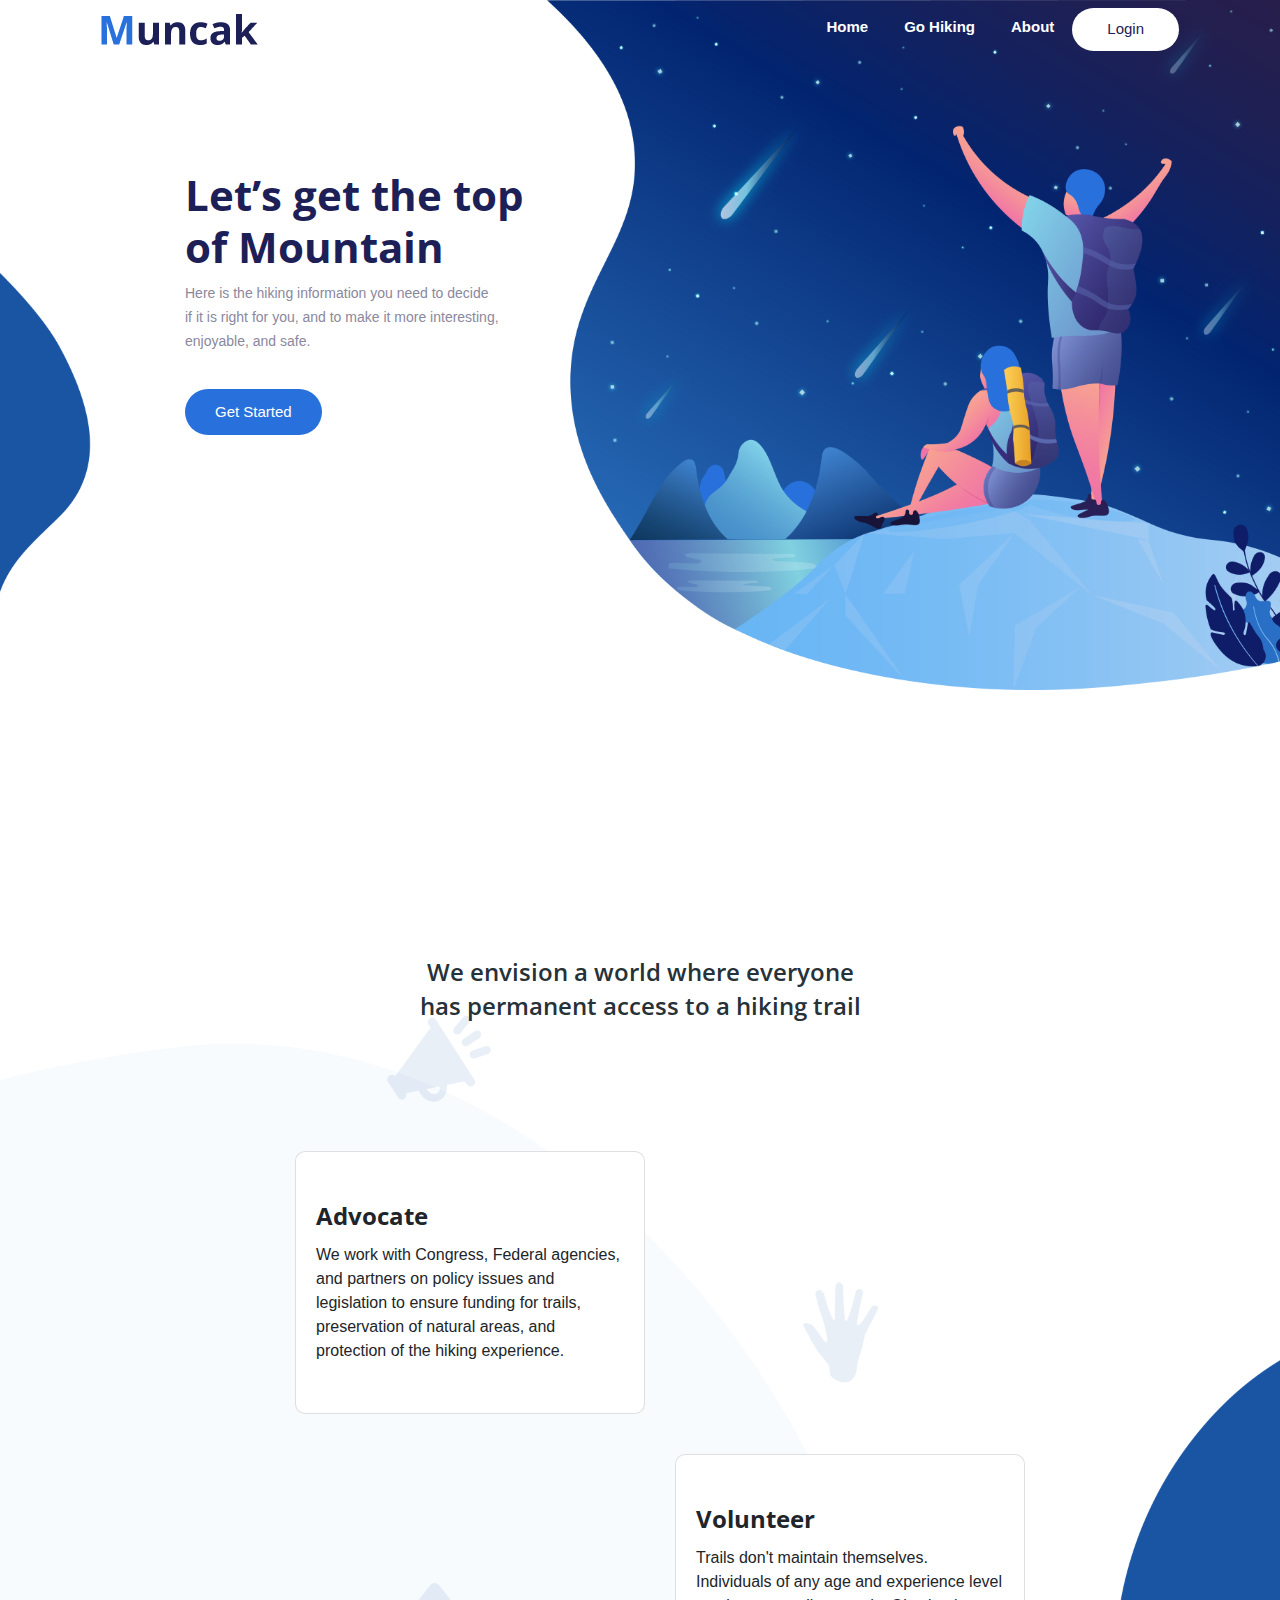
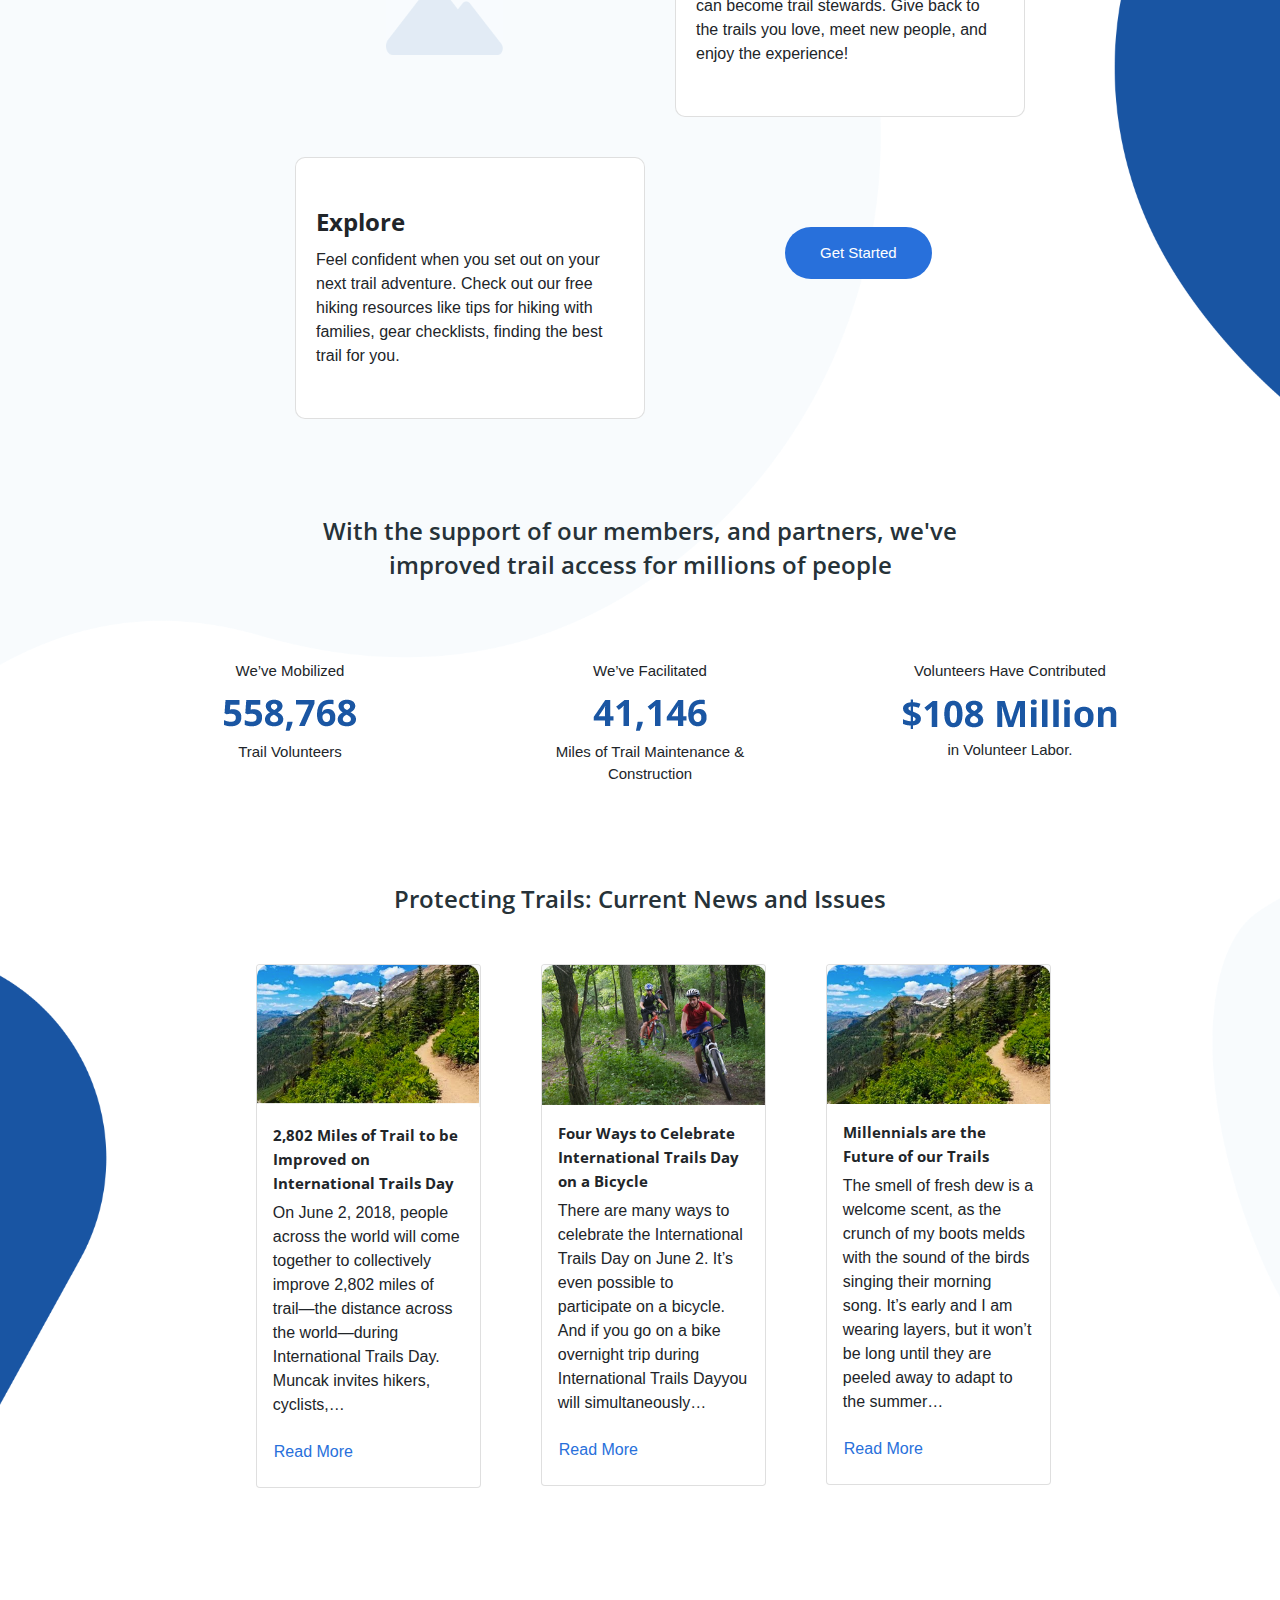
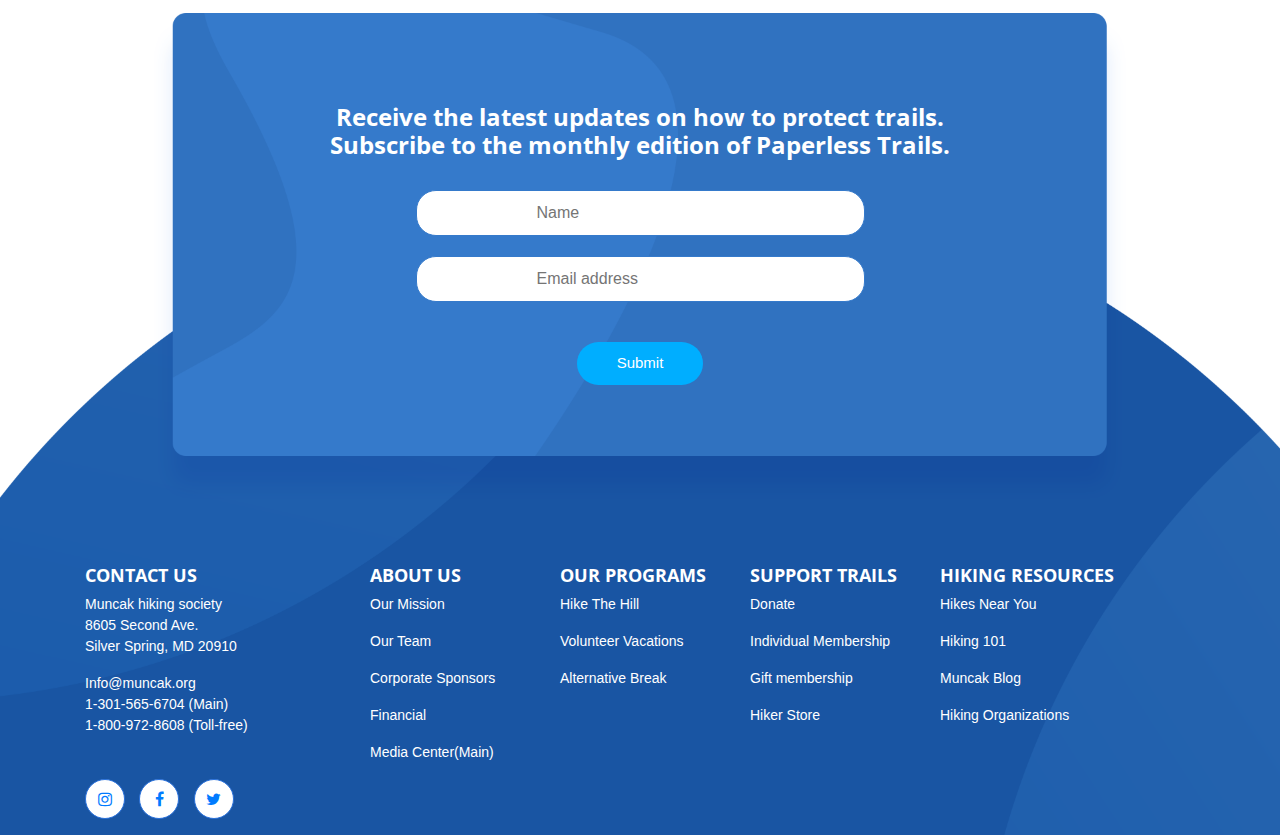
<file: Exam/index.html>
<!DOCTYPE html>
<html lang="en">

<head>
    <meta charset="UTF-8">
    <meta name="viewport" content="width=device-width, initial-scale=1.0">
    <!--  Css link  -->
    <link rel="stylesheet" href="css/style.css" />

    <!--    Font-Awesome link  -->
    <link rel="stylesheet" href="css/font-awesome.min.css" />

    <!-- Bootstrap CSS -->
    <link rel="stylesheet" href="css/bootstrap.min.css" />
    <!-- Google Fonts -->
    <link href="https://fonts.googleapis.com/css2?family=Open+Sans:ital,wght@0,400;0,600;0,700;0,800;1,400&display=swap"
        rel="stylesheet">
    <title>EXAM</title>
</head>

<body>
    <header class="header-section">
        <div class="menu">
            <div class="container">
                <nav class="navbar navbar-expand-lg navbar-light bg-light">
                    <a class="navbar-brand" href="index.html">
                        <img src="img/logo.png" alt="">
                    </a>
                    <button class="navbar-toggler" type="button" data-toggle="collapse"
                        data-target="#navbarSupportedContent" aria-controls="navbarSupportedContent"
                        aria-expanded="false" aria-label="Toggle navigation">
                        <span class="navbar-toggler-icon"></span>
                    </button>

                    <div class="collapse navbar-collapse" id="navbarSupportedContent">
                        <ul class="navbar-nav ml-auto">
                            <li class="nav-item">
                                <a class="nav-link" href="#">Home</a>
                            </li>
                            <li class="nav-item">
                                <a class="nav-link" href="#">Go Hiking</a>
                            </li>
                            <li class="nav-item">
                                <a class="nav-link" href="#">About</a>
                            </li>

                            <li class="nav-item">
                                <a class=" btn btn-info" href="#">Login</a>
                            </li>
                    </div>
                </nav>
            </div>
        </div>
        <div class="banner">
            <div class="container">
                <div class="row">
                    <div class="col-md-12">
                        <div class="banner-inner">
                            <h1>Let’s get the top <br>
                                of Mountain</h1>
                            <p>Here is the hiking information you need to decide <br>
                                if it is right for you, and to make it more interesting, <br>
                                enjoyable, and safe.</p>
                            <a href="#" class="btn btn-info ">Get Started</a>
                        </div>
                    </div>
                </div>
            </div>
        </div>
    </header>

    <!-- Feature section Start -->


    <section class="feature-section">
        <div class="container">
            <div class="row">
                <div class="col-md-12">
                    <div class="title">
                        <h6>We envision a world where everyone <br>
                            has permanent access to a hiking trail</h6>
                    </div>
                </div>
            </div>
            <div class="row">
                <div class="col-md-4 offset-md-2">
                    <div class="card">
                        <div class="card-body">
                            <h5 class="card-title">Advocate</h5>
                            <p class="card-text">We work with Congress, Federal agencies, and partners on policy
                                issues and legislation to ensure funding for trails, preservation of natural areas,
                                and protection of the hiking experience.</p>
                        </div>
                    </div>
                </div>
            </div>
            <div class="row">
                <div class="col-md-4 offset-md-6">
                    <div class="card">
                        <div class="card-body">
                            <h5 class="card-title">Volunteer </h5>
                            <p class="card-text">Trails don't maintain themselves. Individuals of any age and
                                experience level can become trail stewards. Give back to the trails you love,
                                meet
                                new people, and enjoy the experience!</p>
                        </div>
                    </div>
                </div>
            </div>
            <div class="row">
                <div class="col-md-4 offset-md-2">
                    <div class="card">
                        <div class="card-body">
                            <h5 class="card-title">Explore </h5>
                            <p class="card-text">Feel confident when you set out on your next trail
                                adventure.
                                Check out our free hiking resources like tips for hiking with families, gear
                                checklists, finding the best trail for you.</p>
                        </div>
                    </div>
                </div>
                <div class="col-md-6">
                    <a href="#" class="btn btn-info ">Get Started</a>
                </div>
            </div>
            <div class="row">
                <div class="col-md-12">
                    <div class="title2">
                        <h6>
                            With the support of our members, and partners, we've <br> improved trail access for millions
                            of people
                        </h6>
                    </div>
                </div>
            </div>
            <div class="data">
                <div class="row">
                    <div class="col-sm-4">
                        <div class="Mobilized">
                            <p>We’ve Mobilized</p>
                            <img src="img/im1.png" alt="">
                            <p>Trail Volunteers</p>
                        </div>
                    </div>

                    <div class="col-sm-4">
                        <div class="Facilitated">
                            <p>We’ve Facilitated </p>
                            <img src="img/im2.png" alt="">
                            <p> Miles of Trail Maintenance & <br> Construction</p>
                        </div>
                    </div>

                    <div class="col-sm-4">
                        <div class="Contributed">
                            <p>Volunteers Have Contributed </p>
                            <img src="img/im3.png" alt="">
                            <p>in Volunteer Labor.</p>
                        </div>
                    </div>
                </div>
            </div>
        </div>
    </section>
    <section class="trail">
        <div class="container">
            <div class="row">
                <div class="col-md-12">
                    <div class="head">
                        <h6>Protecting Trails: Current News and Issues</h6>
                    </div>
                </div>
            </div>
            <div class="row">

                <div class="col-md-3 offset-md-2 ">
                    <div class="card">
                        <img src="img/L1.png" class="card-img-top" alt="...">
                        <div class="card-body">
                            <h5 class="card-title">2,802 Miles of Trail to be Improved on International Trails Day</h5>
                            <p class="card-text">  On June 2, 2018, people across the world will come together to collectively improve 2,802 miles of trail—the distance across the world—during International  Trails Day. Muncak invites hikers, cyclists,…</p>
                            <a href="#" class="btn btn-link">Read More</a>
                        </div>
                    </div>
                </div>
                <div class="col-md-3">
                    <div class="card">
                        <img src="img/L2.png" class="card-img-top" alt="...">
                        <div class="card-body">
                            <h5 class="card-title">Four Ways to Celebrate International Trails Day on a Bicycle
                            </h5>
                            <p class="card-text">  There are many ways to celebrate the International Trails Day on June 2. It’s even possible to participate on a bicycle. And if you go on a bike overnight trip during International Trails Dayyou will simultaneously…</p>
                            <a href="#" class="btn btn-link">Read More</a>
                        </div>
                    </div>
                </div>
                <div class="col-md-3">
                    <div class="card">
                        <img src="img/L3.png" class="card-img-top" alt="...">
                        <div class="card-body">
                            <h5 class="card-title">Millennials are the Future of our Trails</h5>
                            <p class="card-text"> The smell of fresh dew is a welcome scent, as the crunch of my boots melds with the sound of the birds singing their morning song. It’s early and I am wearing layers, but it won’t be long until they are peeled away to adapt to the summer…</p>
                            <a href="#" class="btn btn-link">Read More</a>
                        </div>
                    </div>
                </div>
            </div>

        </div>
    </section>
    <section class="footer-section">
        <div class="container">
            <div class="row">
                <div class="col-md-12">
                    <div class="box">
                        <h2>Receive the latest updates on how to protect trails. <br> 
                            Subscribe to the monthly edition of Paperless Trails.</h2>
                            <div class="login-box">
                                <input type="text" placeholder="Name">
                                <br>
                                <input type="Email" placeholder="Email address">
                                <br>
                                <a href="#" class="btn btn-info">Submit</a>
                            </div>
                    </div>
                </div>
            </div>
            <div class="row">
                <div class="col-md-3">
                    <div class="text-header">
                        <h6>CONTACT us</h6>
                        <p> Muncak hiking society <br>
                            8605 Second Ave. <br>
                            Silver Spring, MD 20910
                        </p>
                        
                        <p> Info@muncak.org <br>
                            1-301-565-6704 (Main) <br>
                            1-800-972-8608 (Toll-free)
                        </p>
                       
                    </div>
                </div>
                <div class="col-md-2">
                    <div class="text-header">
                        <h6>About us</h6>
                        <p><a href="#"> Our Mission</a></p>
                        <p><a href="#">Our Team</a></p>
                        <p><a href="#">Corporate Sponsors</a></p>
                        <p><a href="#">Financial</a></p>
                        <p><a href="#">Media Center(Main)</a></p>
                    </div>
                </div>
                <div class="col-md-2">
                    <div class="text-header">
                        <h6>Our Programs </h6>
                        <p><a href="#">Hike The Hill</a></p>
                        <p><a href="#"> Volunteer Vacations</a></p>
                        <p><a href="#"> Alternative Break</a></p>
                    
                    </div>
                </div>

                <div class="col-md-2">
                    <div class="text-header">
                        <h6>support trails </h6>
                        <p><a href="#">Donate</a></p>
                        <p><a href="#">Individual Membership</a></p>
                        <p><a href="#">Gift membership</a></p>
                        <p><a href="#">Hiker Store</a></p>
                    
                    </div>
                </div>
                <div class="col-md-3">
                    <div class="text-header">
                        <h6>hiking resources</h6>
                        <p><a href="#">Hikes Near You</a></p>
                        <p><a href="#">Hiking 101</a></p>
                        <p><a href="#">Muncak Blog</a></p>
                        <p><a href="#">Hiking Organizations</a></p>
                    
                    </div>
                </div>
            </div>
            <div class="row">
                <div class="col-md-12">
                    <div class="social-icon">
                        <ul>
                            <li>
                                <a href="#"><i class="fa fa-instagram"></i></a>
                            </li>
                            <li>
                                <a href="#"><i class="fa fa-facebook"></i></a>
                            </li>
                            <li>
                                <a href="#"><i class="fa fa-twitter"></i></a>
                            </li>
                        </ul>
                    </div>
                </div>
            </div>
        </div>
    </section>



    <script src="https://code.jquery.com/jquery-3.5.1.slim.min.js"></script>
    <script src="https://cdn.jsdelivr.net/npm/popper.js@1.16.1/dist/umd/popper.min.js"></script>
    <script src="js/bootstrap.min.js"></script>
</body>

</html>
</file>
<file: Class 15/css/style.css>
*{
	padding: 0px;
	margin: 0px;
}
body{
	font-family: monospace;
	font-size: 14px;
	line-height: 24px;
}
h1,h2,h3,h4,h5,h6{
	font-family: sans-serif;
}
a,a:hover{
	text-decoration: none;
}
/*Main code star here*/
.header-section{
	width: 100%;
	background: url("../images/slider.png") center top no-repeat;
	background-size: cover;
}
.header-section .menu{
	width: 100%;
}
.menu .bg-light{
	background: transparent !important;
}
.menu .navbar-light .navbar-nav .nav-link {
    color: #657781;
    margin: 0px 15px;
    font-size: 15px;
    font-weight: 700;
    padding-bottom: 0px;
}
.menu .navbar-light .navbar-nav .nav-link:hover{
	color: #ffc178;
	border-bottom: 2px solid #ffc178; 
}
.menu .navbar-light .navbar-nav .active>.nav-link{
	color: #ffc178;
	border-bottom: 2px solid #ffc178; 
}
.menu .navbar-light .navbar-nav .btn-info{
	padding: 10px 35px;
	background: #fff;
	color: #ffc178;
	border: 0px;
	border-radius: 30px;
	font-size: 15px;
	transition: 1s ease-in-out;
}
.menu .navbar-light .navbar-nav .btn-info:hover, .menu .navbar-light .navbar-nav .btn-info:focus{
	background:#ffc178;
	color: #fff;
	border: 0px;
}
.header-section .banner{
	width: 100%;
	padding: 60px 0px 200px;
}
.banner .banner-inner{
	width: 100%;
	padding: 0px 0px 150px;
}
.banner .banner-inner h1{
	font-size: 42px;
	line-height: 52px;
	color: #ffc178;
	font-weight: 700;
}
.banner .banner-inner p{
	font-size: 14px;
	line-height: 24px;
	color: #657781;
	font-weight: 500;
}
.banner .banner-inner .btn-info{
	padding: 10px 35px;
	margin-top: 10px;
	background: #ffc178;
	color: #fff;
	border: 0px;
	border-radius: 30px;
	font-size: 15px;
	transition: 1s ease-in-out;
}
.banner .banner-inner .btn-info:hover, .banner .banner-inner .btn-info:focus{
	background:#fff;
	color: #ffc178;
	border: 0px;
}
/*feature-section start*/
.feature-section{
	width: 100%;
}
.feature-section .title{
	width: 100%;
	padding: 0px 0px 30px;
	text-align: center;
}
.feature-section .title h1{
	font-size: 42px;
	line-height: 52px;
	color: #000;
	font-weight: 700;
}
.feature-section .title p{
	font-size: 14px;
	line-height: 24px;
	color: #657781;
	font-weight: 500;
}
.feature-section .service-inner{
	width: 100%;
	padding: 50px 30px;
	text-align: center;
}
.feature-section .bg-1{
	background: #f9703a;
}
.feature-section .bg-2{
	background: #80be41;
}
.feature-section .bg-3{
	background: #ffb157;
}
.service-inner h4{
	font-size: 24px;
	color: #fff;
	font-weight: 700;
}
/*limitless code start*/
.limitless{
	width: 100%;
	padding: 80px 0px;
}
.inner-img{
	width: 100%;
}
.inner-text{
	width: 100%;
}
.inner-text h2{
	font-size: 42px;
	line-height: 52px;
	color: #000;
	font-weight: 700;
	padding-bottom: 15px;
}
.inner-text p{
	font-size: 14px;
	line-height: 24px;
	color: #657781;
	font-weight: 500;
}
.students{
	width: 100%;
	padding: 20px 0px;
}
.courses{
	width: 100%;
	padding: 20px 0px;
}
.hours{
	width: 100%;
	padding: 20px 0px;
}
.students h1{
	font-size: 50px;
	font-weight: 700;
	color: #ffba00;
	margin-bottom: -5px;
}
.students p{
	font-size: 24px;
	font-weight: 400;
	color: #ffba00;
	text-transform: capitalize;
}
.courses h1{
	font-size: 50px;
	font-weight: 700;
	color: #ff5f72;
	margin-bottom: -5px;
}
.courses p{
	font-size: 24px;
	font-weight: 400;
	color: #ff5f72;
	text-transform: capitalize;
}
.hours h1{
	font-size: 50px;
	font-weight: 700;
	color: #43cb83;
	margin-bottom: -5px;
}
.hours p{
	font-size: 24px;
	font-weight: 400;
	color: #43cb83;
	text-transform: capitalize;
}
</file>
<file: Class 16/css/style.css>
*{
	padding: 0px;
	margin: 0px;
}
body{
	font-family: monospace;
	font-size: 14px;
	line-height: 24px;
}
h1,h2,h3,h4,h5,h6{
	font-family: sans-serif;
}
a,a:hover{
	text-decoration: none;
}
/*Main code star here*/
.header-section{
	width: 100%;
	background: url("../images/slider.png") center top no-repeat;
	background-size: cover;
}
.header-section .menu{
	width: 100%;
}
.menu .bg-light{
	background: transparent !important;
}
.menu .navbar-light .navbar-nav .nav-link {
    color: #657781;
    margin: 0px 15px;
    font-size: 15px;
    font-weight: 700;
    padding-bottom: 0px;
}
.menu .navbar-light .navbar-nav .nav-link:hover{
	color: #ffc178;
	border-bottom: 2px solid #ffc178; 
}
.menu .navbar-light .navbar-nav .active>.nav-link{
	color: #ffc178;
	border-bottom: 2px solid #ffc178; 
}
.menu .navbar-light .navbar-nav .btn-info{
	padding: 10px 35px;
	background: #fff;
	color: #ffc178;
	border: 0px;
	border-radius: 30px;
	font-size: 15px;
	transition: 1s ease-in-out;
}
.menu .navbar-light .navbar-nav .btn-info:hover, .menu .navbar-light .navbar-nav .btn-info:focus{
	background:#ffc178;
	color: #fff;
	border: 0px;
}
.header-section .banner{
	width: 100%;
	padding: 60px 0px 200px;
}
.banner .banner-inner{
	width: 100%;
	padding: 0px 0px 150px;
}
.banner .banner-inner h1{
	font-size: 42px;
	line-height: 52px;
	color: #ffc178;
	font-weight: 700;
}
.banner .banner-inner p{
	font-size: 14px;
	line-height: 24px;
	color: #657781;
	font-weight: 500;
}
.banner .banner-inner .btn-info{
	padding: 10px 35px;
	margin-top: 10px;
	background: #ffc178;
	color: #fff;
	border: 0px;
	border-radius: 30px;
	font-size: 15px;
	transition: 1s ease-in-out;
}
.banner .banner-inner .btn-info:hover, .banner .banner-inner .btn-info:focus{
	background:#fff;
	color: #ffc178;
	border: 0px;
}
/*feature-section start*/
.feature-section{
	width: 100%;
}
.feature-section .title{
	width: 100%;
	padding: 0px 0px 30px;
	text-align: center;
}
.feature-section .title h1{
	font-size: 42px;
	line-height: 52px;
	color: #000;
	font-weight: 700;
}
.feature-section .title p{
	font-size: 14px;
	line-height: 24px;
	color: #657781;
	font-weight: 500;
}
.feature-section .service-inner{
	width: 100%;
	padding: 50px 30px;
	text-align: center;
}
.feature-section .bg-1{
	background: #f9703a;
}
.feature-section .bg-2{
	background: #80be41;
}
.feature-section .bg-3{
	background: #ffb157;
}
.service-inner h4{
	font-size: 24px;
	color: #fff;
	font-weight: 700;
}
/*limitless code start*/
.limitless{
	width: 100%;
	padding: 80px 0px;
}
.inner-img{
	width: 100%;
}
.inner-text{
	width: 100%;
}
.inner-text h2{
	font-size: 42px;
	line-height: 52px;
	color: #000;
	font-weight: 700;
	padding-bottom: 15px;
}
.inner-text p{
	font-size: 14px;
	line-height: 24px;
	color: #657781;
	font-weight: 500;
}
.students{
	width: 100%;
	padding: 20px 0px;
}
.courses{
	width: 100%;
	padding: 20px 0px;
}
.hours{
	width: 100%;
	padding: 20px 0px;
}
.students h1{
	font-size: 50px;
	font-weight: 700;
	color: #ffba00;
	margin-bottom: -5px;
}
.students p{
	font-size: 24px;
	font-weight: 400;
	color: #ffba00;
	text-transform: capitalize;
}
.courses h1{
	font-size: 50px;
	font-weight: 700;
	color: #ff5f72;
	margin-bottom: -5px;
}
.courses p{
	font-size: 24px;
	font-weight: 400;
	color: #ff5f72;
	text-transform: capitalize;
}
.hours h1{
	font-size: 50px;
	font-weight: 700;
	color: #43cb83;
	margin-bottom: -5px;
}
.hours p{
	font-size: 24px;
	font-weight: 400;
	color: #43cb83;
	text-transform: capitalize;
}

/* Around Section Start */
.around {
  width: 100%;
  padding: 80px 0px;
}
.around .title {
  width: 100%;
  padding: 0px 0px 45px;
  text-align: center;
}

.around .title h1 {
  font-size: 42px;
  line-height: 52px;
  font-weight: 700;
  color: #252c3a;
}
.around .card {
  margin: 20px 0px;
}

.around .card-body {
  padding: 1rem;
}
.around .card-title {
  margin-bottom: 4px;
  font-size: 15px;
  font-weight: 700;
  line-height: 24px;
}
.around .card-title:hover {
  color: #ffba00;
  text-decoration: underline;
}
.around .card-text {
    font-size: 12px;
    color: #5a6e79;
}
.around .btn-link {
  font-weight: 400;
  color: #5a6e79;
  text-decoration: none;
  text-align: left;
  padding-left: 0px;
}
.around .card:hover .btn-link {
  color: #000000;
}
.footer-section {
  width: 100%;
}
.top-widget {
  width: 100%;
  padding: 80px 0px;
  background: #252c3a;
}
.top-widget .inner-widget {
  width: 100%;
}
.top-widget .inner-widget img {
  margin-bottom: 30px;
}
.top-widget .inner-widget p {
  font-size: 14px;
  color: #657781;
  margin-bottom: 30px;
}
.top-widget .inner-widget .divider {
  width: 100%;
  height: 1px;
  background: #303744;
  margin: 0px 0px 25px 0px;
}
.top-widget .inner-widget .social-icon {
  width: 100%;
}
.top-widget .inner-widget .social-icon li {
  display: inline-block;
  list-style: none;
}
.top-widget .inner-widget .social-icon li a {
  color: #4a4a4a;
  font-size: 18px;
  margin-right: 10px;
}
.top-widget .inner-widget .social-icon li a:hover {
  color: #0089fd;
}
.top-widget .inner-widget h4 {
  font-size: 16px;
  font-weight: 600;
  color: #fff;
  text-transform: uppercase;
  margin-bottom: 39px;
}
.top-widget .inner-widget .list-group-item {
  position: relative;
  display: block;
  font-size: 14px;
  padding: 10px 0px;
  background-color: transparent;
  color: #657781;
  border: 0px;
}
.top-widget .inner-widget .list-group-item span {
    font-size: 10px;
    letter-spacing: -1px;
    color: #6b6b6b;
}
.top-widget .inner-widget .list-group-item a {
  color: #657781;
  font-size: 14px;
}
.top-widget .inner-widget.form {
  width: 100%;
}
.top-widget .inner-widget .form .form-control {
  border-radius: 0px;
  border: 1px solid #fff;
  font-size: 14px;
  height: calc(1.5em +0.75em + 0px);
}
.top-widget .inner-widget .form .btn-position{
  position: relative;
}
.top-widget .inner-widget .form .btn-primary {
  font-size: 14px;
  font-weight: 700;
  position: absolute;
  background: #ffc178;
  color: #fff;
  bottom: 32%;
  right: 0%;
  padding: 5px 20px;
  border: 2px solid #ffc178;
  border-radius: 0px;
}
.top-widget .inner-widget .form .btn-primary:hover, .top-widget .inner-widget .form .btn-primary:focus{
	background:#fff;
	color: #ffc178;
	border: 0px;
}

.bottom-widget{
  width: 100%;
  padding:  0px;
  background: #1d232e;
}
.copyright{
  width: 100%;
}
.copyright p{
  font-size: 14px;
  font-weight: 700;
  color: #6b6b6b;
  margin-top: 25px;
}
.menu{
  width:100%;
}
.bottom-widget .menu .list{
width: 100%;
}
.bottom-widget .menu .list li {
  display: inline-block;
  list-style: none;
  margin: 23px 0px 5px 27px;
}
.bottom-widget .menu .list li a {
  font-size: 14px;
  font-weight: 700;
  color: #6b6b6b;
  
}
.bottom-widget .menu .list li a:hover, .bottom-widget .menu .list li a:focus{
  color: #ffc178;
}
</file>
<file: Class 17 Responsive/css/style.css>
*{
	padding: 0px;
	margin: 0px;
}
body{
	font-family: monospace;
	font-size: 14px;
	line-height: 24px;
}
h1,h2,h3,h4,h5,h6{
	font-family: sans-serif;
}
a,a:hover{
	text-decoration: none;
}
/*Main code star here*/
.header-section{
	width: 100%;
	padding: 20px 0px;
	background: #fcdb00;
}
.header-section .bg-light{
	background: transparent !important;
}
.header-section .navbar-light .navbar-nav .nav-link {
    color: rgba(0,0,0);
    font-size: 20px;
    font-weight: 900;
}
.header-section .navbar-nav .nav-link {
    margin: 0px 0px 0px 35px;
}
.banner{
	width: 100%;
	padding: 60px 0px;
}
.banner .text-inner{
	width: 100%;
	padding: 20px 0px;
}
.banner .text-inner h1{
	font-size: 36px;
	line-height: 46px;
	margin-bottom: 20px;
	font-weight:600;
}
.banner .text-inner h5{
	font-size: 26px;
	line-height: 36px;
	margin-bottom: 20px;
	font-weight:400;
	color: #313841;
}
.banner .text-inner p{
	font-size: 16px;
	line-height: 26px;
	margin-bottom: 20px;
	color: #555555;
}
.banner .text-inner .inner-img{
	margin-top: 30px;
}
.img-fluid {
    max-width: 100%;
    height: auto;
    padding-left: 200px;
}
/*Feature section start here*/
.feature{
	width: 100%;
	padding: 80px 0px;
}
.feature .title{
	width: 100%;
	padding-bottom: 30px;
	text-align: center;
}
.feature .title h1{
	font-size: 36px;
	font-weight: 700;
}
.feature .title p{
	font-size: 16px;
	line-height: 26px;
}
.feature .feature-inner{
	width: 100%;
}
.feature .feature-inner .media{
	padding: 30px 0px 0px 0px;
}
.feature .feature-inner .media .fa{
	font-size: 50px;
	color: #000;
}
.feature .feature-inner .media-body{
	padding: 0px 10px;
}
.feature .feature-inner .media-body h5{
	font-size: 20px;
	line-height: 30px;
	font-weight: 600;
}
.feature .feature-inner .media-body p{
	font-size: 14px;
	line-height: 24px;
	color: #777;
	
}
/*Footer section start*/
.footer-section{
	width: 100%;
	padding: 80px 0px;
	background: #010101; 
}
.footer-section .title{
	width: 100%;
	padding-bottom: 30px;
	text-align: center;
}
.footer-section .title h1{
	font-size: 36px;
	font-weight: 700;
	color: #fcd000;
}
.footer-section .title p{
	font-size: 16px;
	line-height: 26px;
	color: #676767;
}
.footer-section .form-inline{
	width: 100%;
	padding: 0px 56px;
}
.footer-section .form-inline .form-group{
	width: 80%;
}
.footer-section .form-inline .form-group .form-control{
	width: 100% !important; 
	padding: 10px;
	height: auto !important;
}
.footer-section .form-inline .btn-primary{
	padding: 10px 35px;
	font-size: 16px;
	font-weight: 700;
	text-transform: uppercase;
	background: #fcdb00;
	border: 2px solid #fcdb00;
	color: #000;
}
.footer-section .form-inline .btn-primary:hover, .footer-section .form-inline .btn-primary:focus{
	background: transparent;
	border: 2px solid #fcdb00;
	color: #fcdb00;
}
.footer-section .social-img{
	width: 100%;
	padding: 80px 0px;
}
.footer-section .social-img .fa{
	font-size: 55px;
    padding: 0px 10px;
    color: #fcdb00;
}
.footer-section .social-img .fa:hover, .footer-section .social-img .fa:focus{
	background: transparent;
	color: #fff;
}
.footer-section .address{
	width: 100%;
}
.footer-section .address p{
	font-size: 16px;
	line-height: 26px;
	color: #fff;
}
.footer-section .list{
	list-style: none;
}
.footer-section .list a{
	font-size: 16px;
	line-height: 26px;
	color: #fff;
}
.footer-section .list a:hover{
	color: #fcdb00;

}








/*Css Media quareis code goes here */

/* 
  ##Device = Most of the Smartphones Mobiles (Portrait)
  ##Screen = B/w 320px to 479px
*/

@media (min-width: 320px) and (max-width: 480px) {
  
	.header-section .navbar-light .navbar-nav .nav-link {
		color: rgba(0,0,0);
		font-size: 14px;
		font-weight: 900;
	}
	.banner .text-inner h1{
		font-size: 28px;
		font-weight:700;
	}
	.banner .text-inner h5{
		font-size: 20px;
	}
	.banner .text-inner .inner-img{
		margin-bottom: 30px;
	}
	.img-fluid {
	    padding-left: 0px;
	}
	.feature .title h1{
		font-size: 28px;
	}
	.feature .feature-inner .media{
		padding: 10px 0px 0px 0px;
	}
	.footer-section .title h1{
		font-size: 28px;
		
	}
	.footer-section .address p{
		text-align: center !important;
	}
	.footer-section .social-img{
	 	text-align: center !important;
	}
	.footer-section .list a{
		text-align: center !important;
	}
	.footer-section .list{
		text-align: center !important;
	}
	 
}

/* 
  ##Device = Low Resolution Tablets, Mobiles (Landscape)
  ##Screen = B/w 481px to 767px
*/

@media (min-width: 481px) and (max-width: 767px) {
  	
  	.header-section .navbar-light .navbar-nav .nav-link {
		color: rgba(0,0,0);
	    font-size: 14px;
	    font-weight: 900;
	}
  	.banner .text-inner h1{
		font-size: 28px;
		font-weight:700;
	}
	.banner .text-inner h5{
		font-size: 20px;
	}
	.banner .text-inner .inner-img{
		margin-bottom: 30px;
	}
	.img-fluid {
	    padding-left: 0px;
	}
	.feature .title h1{
		font-size: 28px;
	}
	.feature .feature-inner .media{
		padding: 10px 0px 0px 0px;
	}
	.footer-section .title h1{
		font-size: 28px;
	}
	.footer-section .address p{
		text-align: center !important;
	}
	.footer-section .social-img{
	 	text-align: center !important;
	}
	.footer-section .list a{
		text-align: center !important;
	}
	.footer-section .list{
		text-align: center !important;
	}
	
	
   
}

/* 
  ##Device = Tablets, Ipads (portrait)
  ##Screen = B/w 768px to 1024px
*/

@media (min-width: 768px) and (max-width: 1024px) {
  
	.header-section .navbar-light .navbar-nav .nav-link {
		color: rgba(0,0,0);
	    font-size: 14px;
	    font-weight: 900;
	}
	.banner .text-inner h1{
		font-size: 28px;
		font-weight:700;
	}
	.banner .text-inner h5{
		font-size: 20px;
	}
	.banner .text-inner .inner-img{
		margin-bottom: 30px;
	}
	.img-fluid {
	    padding-left: 0px;
	}
	.footer-section .address p{
		text-align: center !important;
	}
	
	
	  
}
</file>
<file: Exam/css/style.css>
* {
    margin: 0px;
    padding: 0px;
  }
  body {
    font-family: 'Open Sans', sans-serif;
    font-size: 14px;
    line-height: 24px;
  }
  h1,
  h2,
  h3,
  h4,
  h5,
  h6 {
    font-family: 'Open Sans', sans-serif;
  }
  a,
  a:hover {
    text-decoration: none;
  }
/* Main code Start here */

.header-section {
    width: 100%;
    background: url("../img/h1.png") center center no-repeat;
    background-size: cover;
  }
  .header-section .menu {
    width: 100%;
  }
  .menu .bg-light {
    background: transparent !important;
  }
  .menu .navbar-light .navbar-nav .nav-link {
    color: #fff;
    margin: 0px 10px;
    font-size: 15px;
    font-weight: 700;
    padding-bottom: 0px;
  }
  .menu .navbar-light .navbar-nav .nav-link:hover {
    color: #000;
    
  }
 
  .menu .navbar-light .navbar-nav .btn-info {
    padding: 10px 35px;
    color: #1c2056;
    background: #fff;
    border: 0px;
    border-radius: 30px;
    font-size: 15px;
    transition: 1s ease-in;
  }
  .menu .navbar-light .navbar-nav .btn-info:hover,
  .menu .navbar-light .navbar-nav .btn-info:focus {
    color: #fff;
    background: #1c2056;
    border: 0px;
  }
  .header-section .banner {
    width: 100%;
    padding: 60px 0px 170px;
  }
  .banner .banner-inner {
    width: 100%;
    padding: 50px 100px 150px;
  }
  .banner .banner-inner h1 {
    font-size: 42px;
    line-height: 52px;
    font-weight: 700;
    color: #1c2056;
  }
  .banner .banner-inner p {
    font-size: 14px;
    line-height: 24px;
    font-weight: 400;
    color: #8b879d;
  }
  .banner .banner-inner .btn-info {
    padding:12px 30px;;
    margin-top: 20px;
    color: #ffffff;
    background: #2870db;
    border: 0px;
    border-radius: 40px;
    font-size: 15px;
    transition: 1s ease-in;
  }
  .banner .banner-inner .btn-info:hover,
  .banner .banner-inner .btn-info:focus {
    color: #2870db;
    background: #fff;
    border: 0px;
  }  

  .feature-section {
    width: 100%;
    background: url("../img/2.png")center top no-repeat;
    background-size:cover;
  }
  .feature-section .title {
    width: 100%;
    font-size: 24px;
    font-weight: 700;
    padding: 200px 0px 100px;
    text-align: center;
}
  .feature-section .title h6 {
    font-size: 24px;
    line-height: 34px;
    font-weight: 600;
    color: #263238;
  }
  .feature-section .card{
      width: 100%;
      border-radius: 10px;
      padding: 30px 0px;
      margin: 20px;
  }
  .feature-section .card-body{
      width: 100%;
  }
 
  .feature-section  h5 {
    font-size: 24px;
    font-weight: 700;
}
.feature-section  .btn-info {
  padding: 15px 35px;
    margin: 90px 0px 0px 130px;
  color: #ffffff;
  background: #2870db;
  border: 0px;
  border-radius: 40px;
  font-size: 15px;
  transition: 1s ease-in;
}
.feature-section  .btn-info:hover,
.feature-section  .btn-info:focus {
  color: #2870db;
  background: #fff;
  border: 0px;
} 
.feature-section .title2 {
  width: 100%;
  font-size: 24px;
  font-weight: 700;
  padding: 75px 0px 70px;
  text-align: center;
} 
.feature-section .title2 h6 {
  font-size: 24px;
  line-height: 34px;
  font-weight: 600;
  color: #263238;
}
.feature-section  .data{
  width: 100%;
  padding: 0px 30px 50px;
  margin-left: 10px;
  font-size: 15px;
  font-weight: 400;
  text-align: center;
}
.feature-section  .Mobilized{
  width: 100%;
}
.feature-section  .Facilitated{
  width: 100%;
}
.feature-section  .Contributed{
  width: 100%;
}
.feature-section .data img{
  margin-bottom: 10px;
}

.trail {
  width: 100%;
  background: url("../img/5.png") center top no-repeat;
  background-size: cover;
  padding:0px 0px 50px;
}
.trail .head {
  width: 100%;
  font-size: 24px;
  font-weight: 700;
  padding: 30px 0px 30px;
  text-align: center;
}
.trail .head h6 {
  font-size: 24px;
  line-height: 34px;
  font-weight: 600;
  color: #263238;
}
.trail .card {
  margin: 10px 15px;
}

.trail .card-body {
  padding: 1rem;
}
.trail .offset-md-2 {
  margin-left: 13.666667%;
} 
.trail h5 {
  margin-bottom: 6px;
  font-size: 15px;
  font-weight: 700;
  line-height: 24px;
}
.trail h5:hover {
  color: #2870db;
  text-decoration: underline;
}

.trail .btn-link {
  font-weight: 400;
  color: #2870db;
  text-decoration: none;
  text-align: left;
  padding-left: 0px;
}
.trail .btn-link:hover  {
  color: #000000;
}
.footer-section{
  width: 100%;
  background: url("../img/ft.png")center top no-repeat;
  background-size: cover;
  margin-top: 65px;
}
.footer-section .box{
  width: 100%;
  padding: 40px 0px 60px;
  margin: 50px 0px;
  text-align: center;
}
.footer-section .box h2{
  font-size: 24px;
  font-weight: 700;
  color: #fff;
  margin-bottom: 20px;
 
}
.footer-section input {
  overflow: visible;
  padding: 10px 120px;
  margin: 10px;
  border: 1px solid #357acb;
  border-radius: 20px;
}
.footer-section .box .btn-info {
  padding: 10px 40px;
  margin: 30px 0px;
  color: #ffffff;
  background: #00aeff;
  border: 0px;
  border-radius: 40px;
  font-size: 15px;
  transition: 1s ease-in;
}
.footer-section .box .btn-info:hover,
.footer-section .box .btn-info:focus {
  color: #00aeff;
  background: #fff;
  border: 0px;
} 
.text-header{
  width: 100%;
}
.text-header h6 {
    font-size: 18px;
    font-weight: 700;
    color: #fff;
    text-transform: uppercase;
    margin-top: 40px;
}
.text-header p{
  font-size: 14px;
  color: #fff;
}
.text-header a{
  font-size: 14px;
  color: #fff;
}
.text-header a:hover{
  color: #00aeff;
}
.social-icon{
  width: 100%;
  display: inline;
}
.social-icon ul li{
  display: inline-block;
  font-size: 16px;
  margin-right: 10px;
  text-align: center;
  border: 1px solid #2870db;
  width: 40px;
  height: 40px;
  line-height: 40px;
  border-radius: 100%;
  background: #fff;
}
.social-icon ul li:hover{
  background: #2376cf;
    color: #fff;
}
</file>
